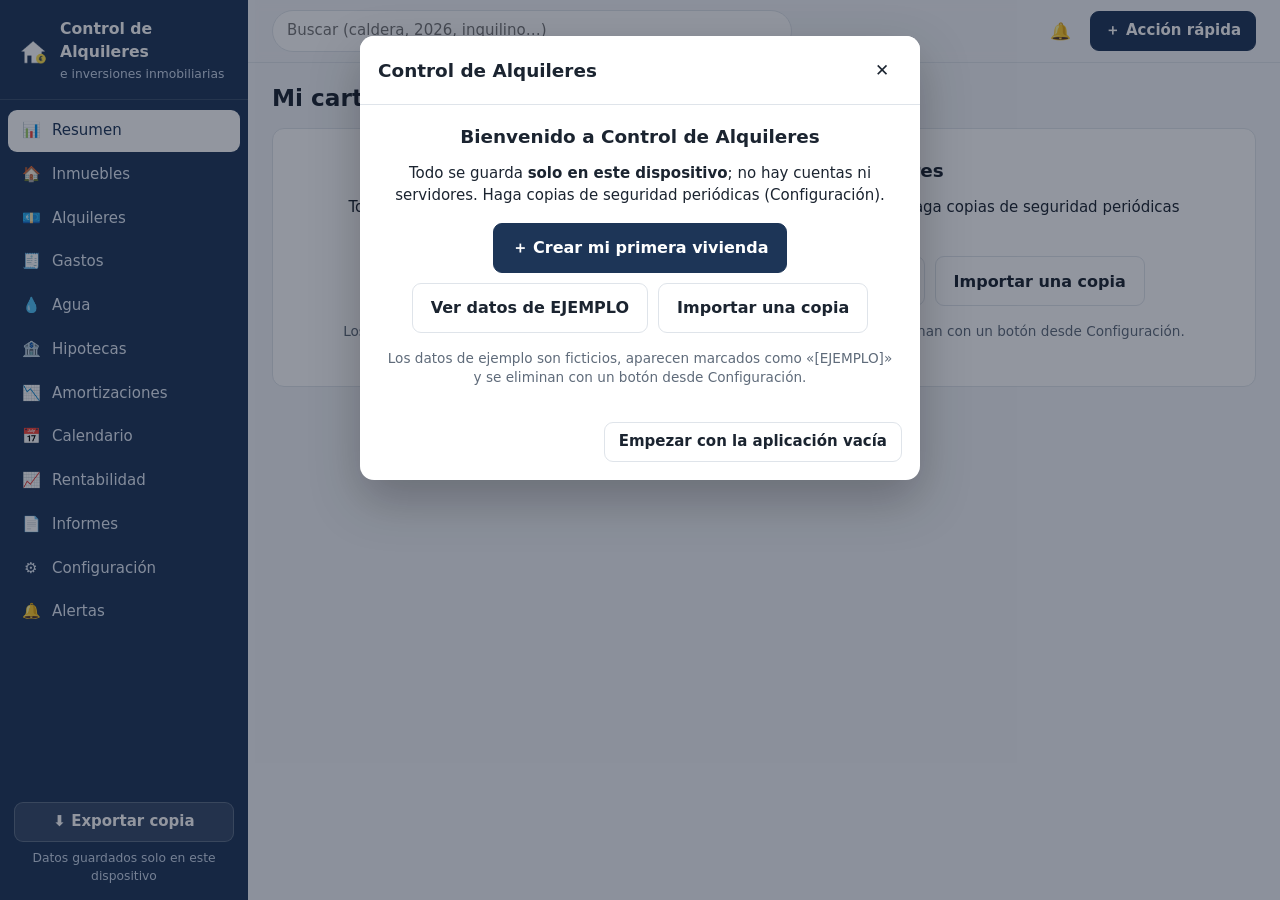
<file: control-alquileres/index.html>
<!doctype html>
<html lang="es">
<head>
  <meta charset="utf-8">
  <meta name="viewport" content="width=device-width, initial-scale=1, viewport-fit=cover">
  <title>Control de Alquileres</title>
  <meta name="description" content="Control de alquileres e inversiones inmobiliarias para pequeños propietarios. Datos guardados solo en el dispositivo.">
  <meta name="theme-color" content="#1d3557">
  <meta name="mobile-web-app-capable" content="yes">
  <meta name="apple-mobile-web-app-capable" content="yes">
  <meta name="apple-mobile-web-app-title" content="Alquileres">
  <link rel="manifest" href="manifest.json">
  <link rel="icon" type="image/png" sizes="192x192" href="icons/icon-192.png">
  <link rel="apple-touch-icon" href="icons/icon-192.png">
  <link rel="stylesheet" href="styles.css">
</head>
<body>
  <div id="app">
    <aside id="sidebar" aria-label="Menú principal">
      <div class="brand"><img src="icons/icon-192.png" alt="" width="34" height="34"><div><b>Control de Alquileres</b><small>e inversiones inmobiliarias</small></div></div>
      <nav id="side-nav"></nav>
      <div class="side-foot">
        <button type="button" class="btn btn-block" data-act="exportar">⬇ Exportar copia</button>
        <button type="button" class="btn btn-block btn-primary" id="btn-install" data-act="instalar" hidden>Instalar aplicación</button>
        <small>Datos guardados solo en este dispositivo</small>
      </div>
    </aside>
    <div class="side-backdrop" data-act="menu"></div>
    <div id="main-wrap">
      <header id="topbar">
        <button type="button" class="icon-btn only-m" data-act="menu" aria-label="Abrir menú">☰</button>
        <a href="#/resumen" class="top-title only-m">Control de Alquileres</a>
        <form class="top-search" data-search="1" role="search">
          <input type="search" name="q" placeholder="Buscar (caldera, 2026, inquilino…)" aria-label="Buscar">
        </form>
        <a href="#/buscar" class="icon-btn only-m" aria-label="Buscar">🔎</a>
        <a href="#/alertas" class="icon-btn bell" aria-label="Alertas">🔔<span class="badge badge-al" hidden></span></a>
        <button type="button" class="btn btn-primary btn-quick" data-act="quick" aria-label="Acción rápida">＋<span class="only-d"> Acción rápida</span></button>
      </header>
      <main id="view" tabindex="-1"><div class="loading">Cargando…</div></main>
    </div>
    <nav id="bottomnav" aria-label="Navegación"></nav>
  </div>
  <div id="modal-root"></div>
  <div id="toast" role="status" aria-live="polite"></div>
  <noscript>Esta aplicación necesita JavaScript activado.</noscript>

  <script src="js/util.js"></script>
  <script src="js/db.js"></script>
  <script src="js/calc.js"></script>
  <script src="js/ui.js"></script>
  <script src="js/forms.js"></script>
  <script src="js/views.js"></script>
  <script src="js/ficha.js"></script>
  <script src="js/demo.js"></script>
  <script src="js/app.js"></script>
</body>
</html>
</file>
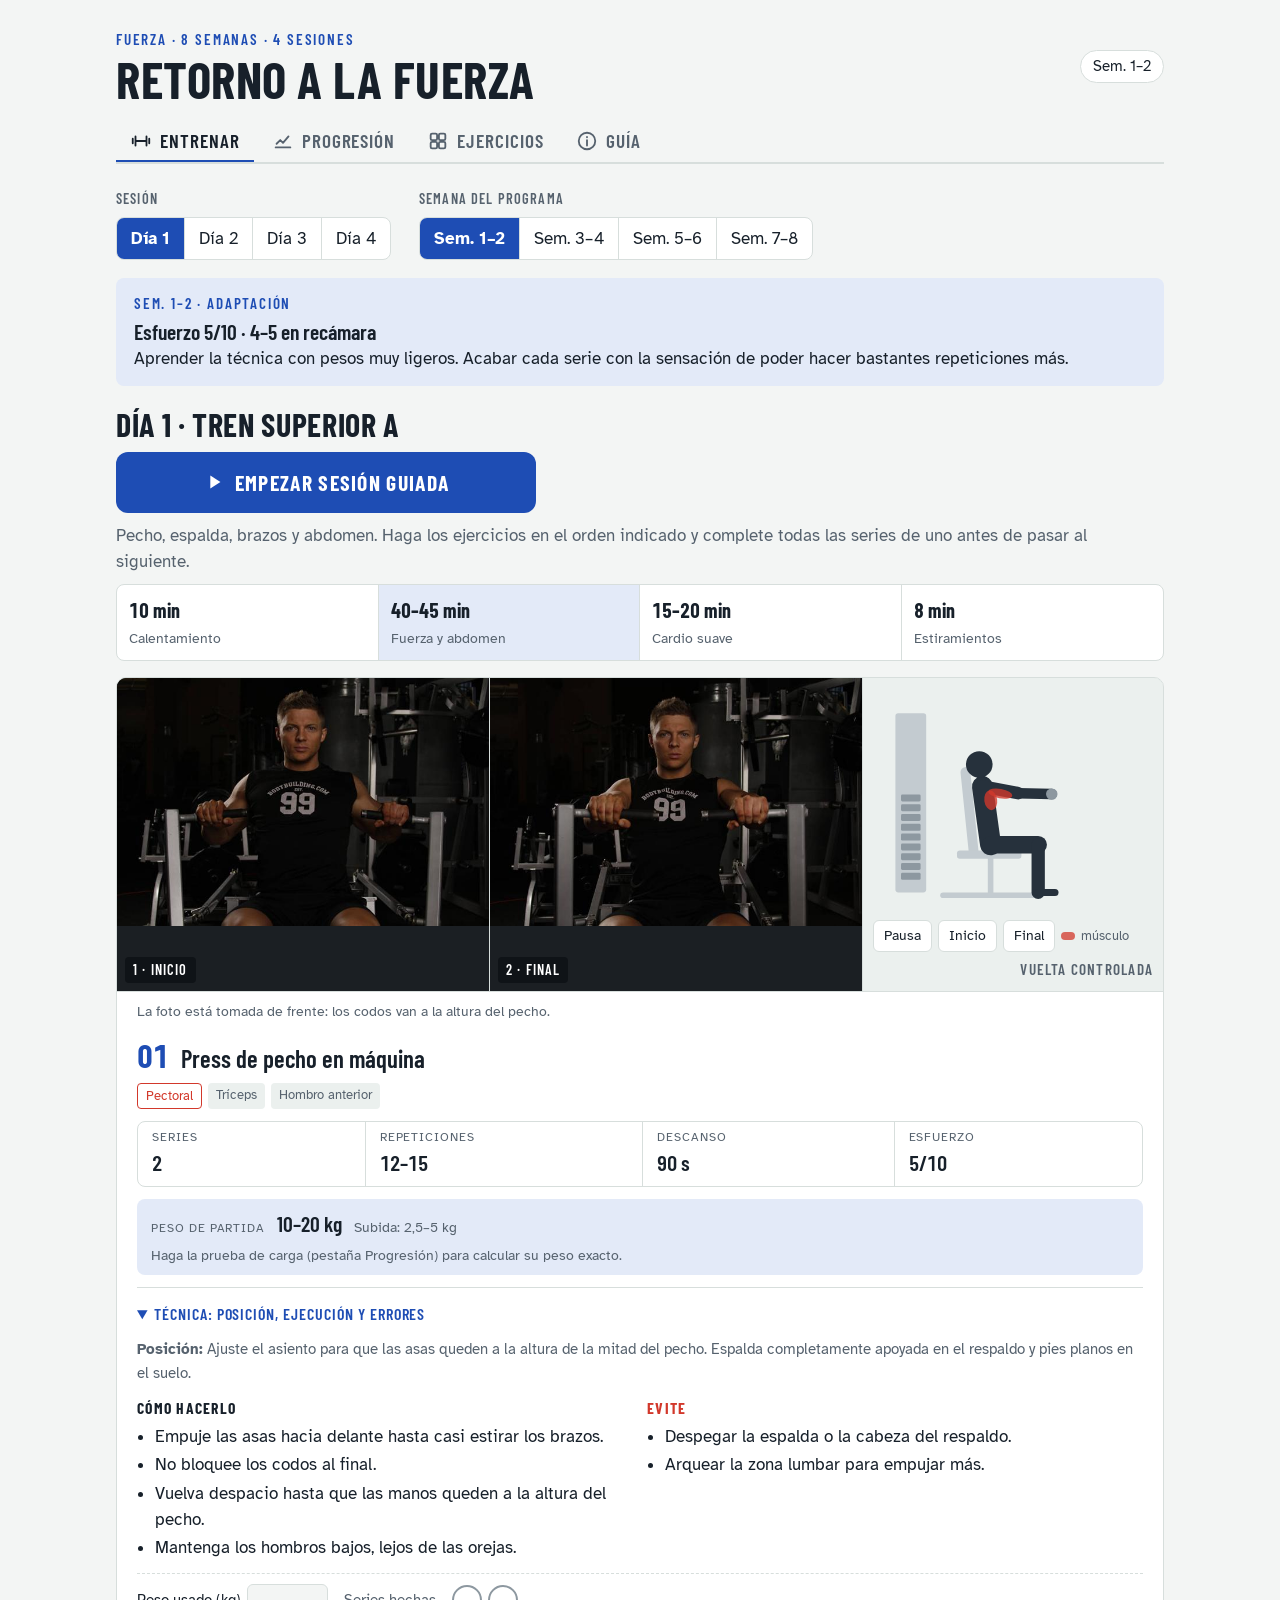
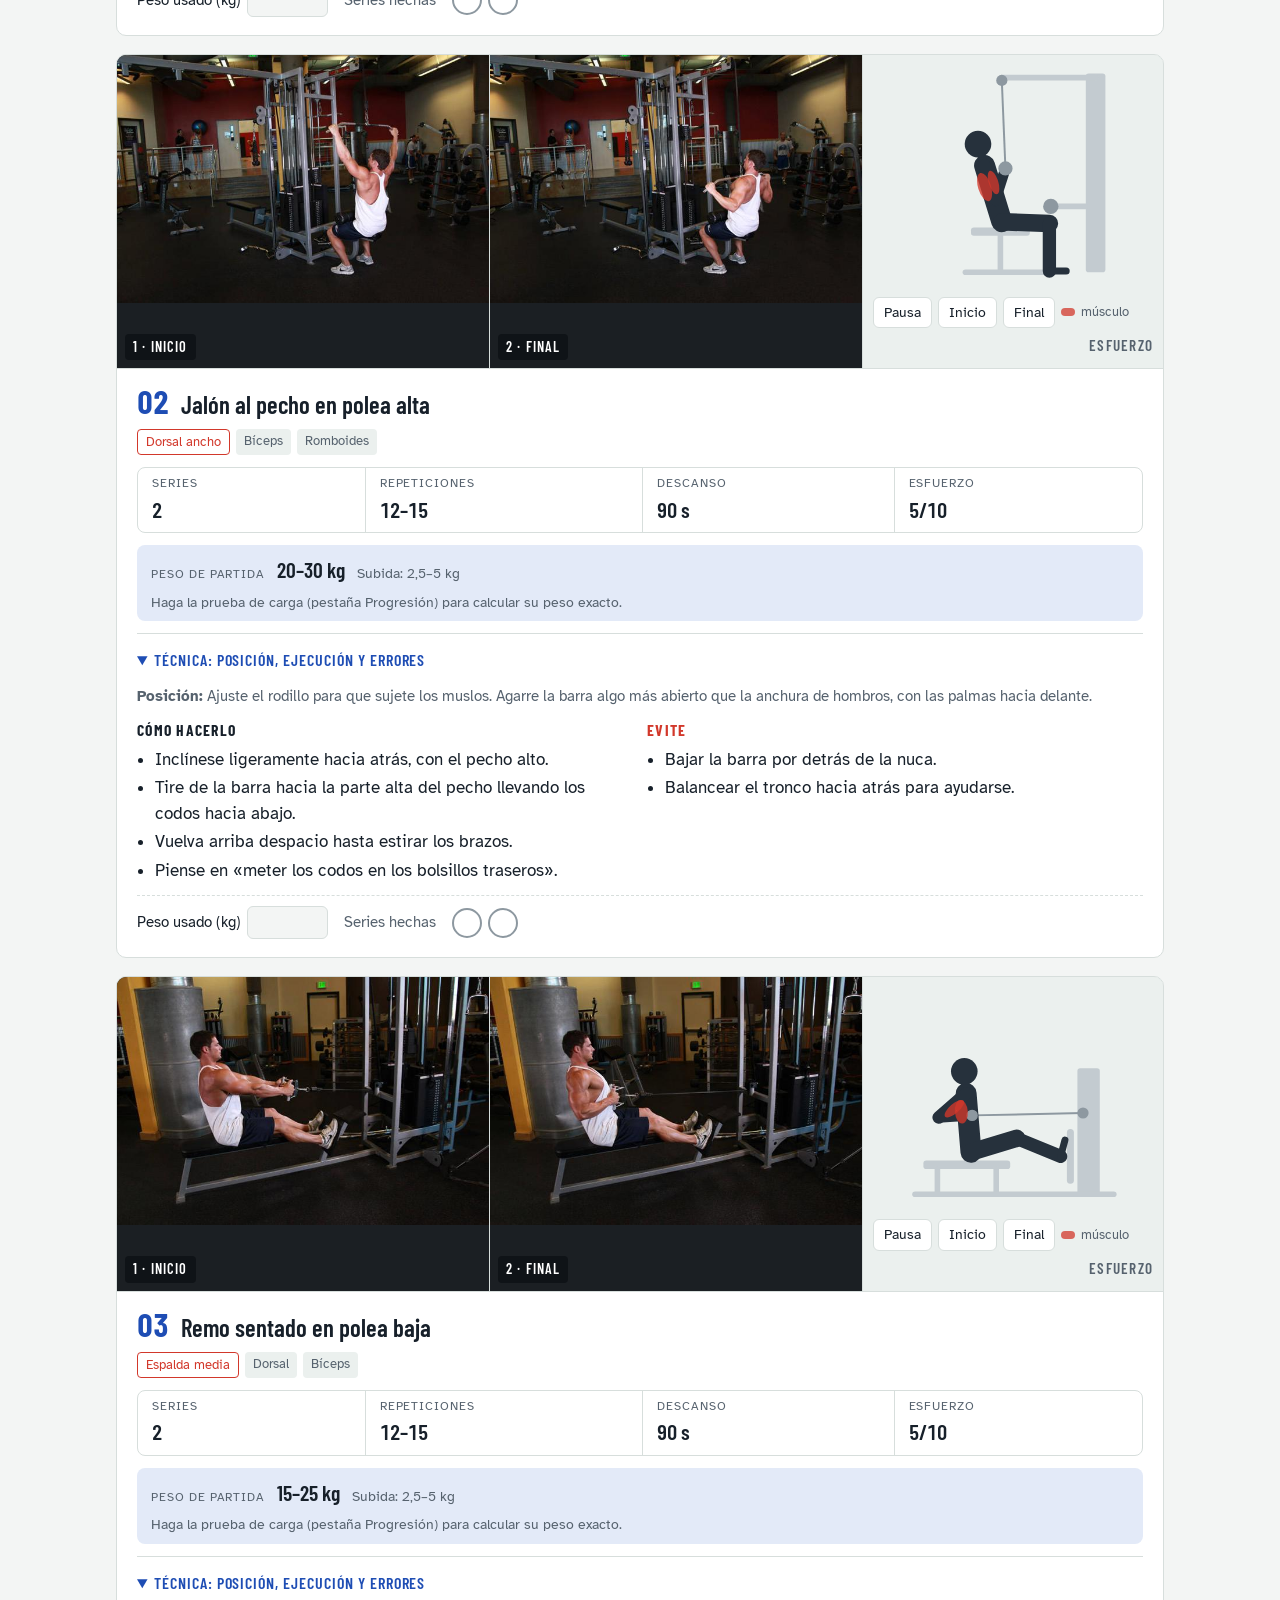
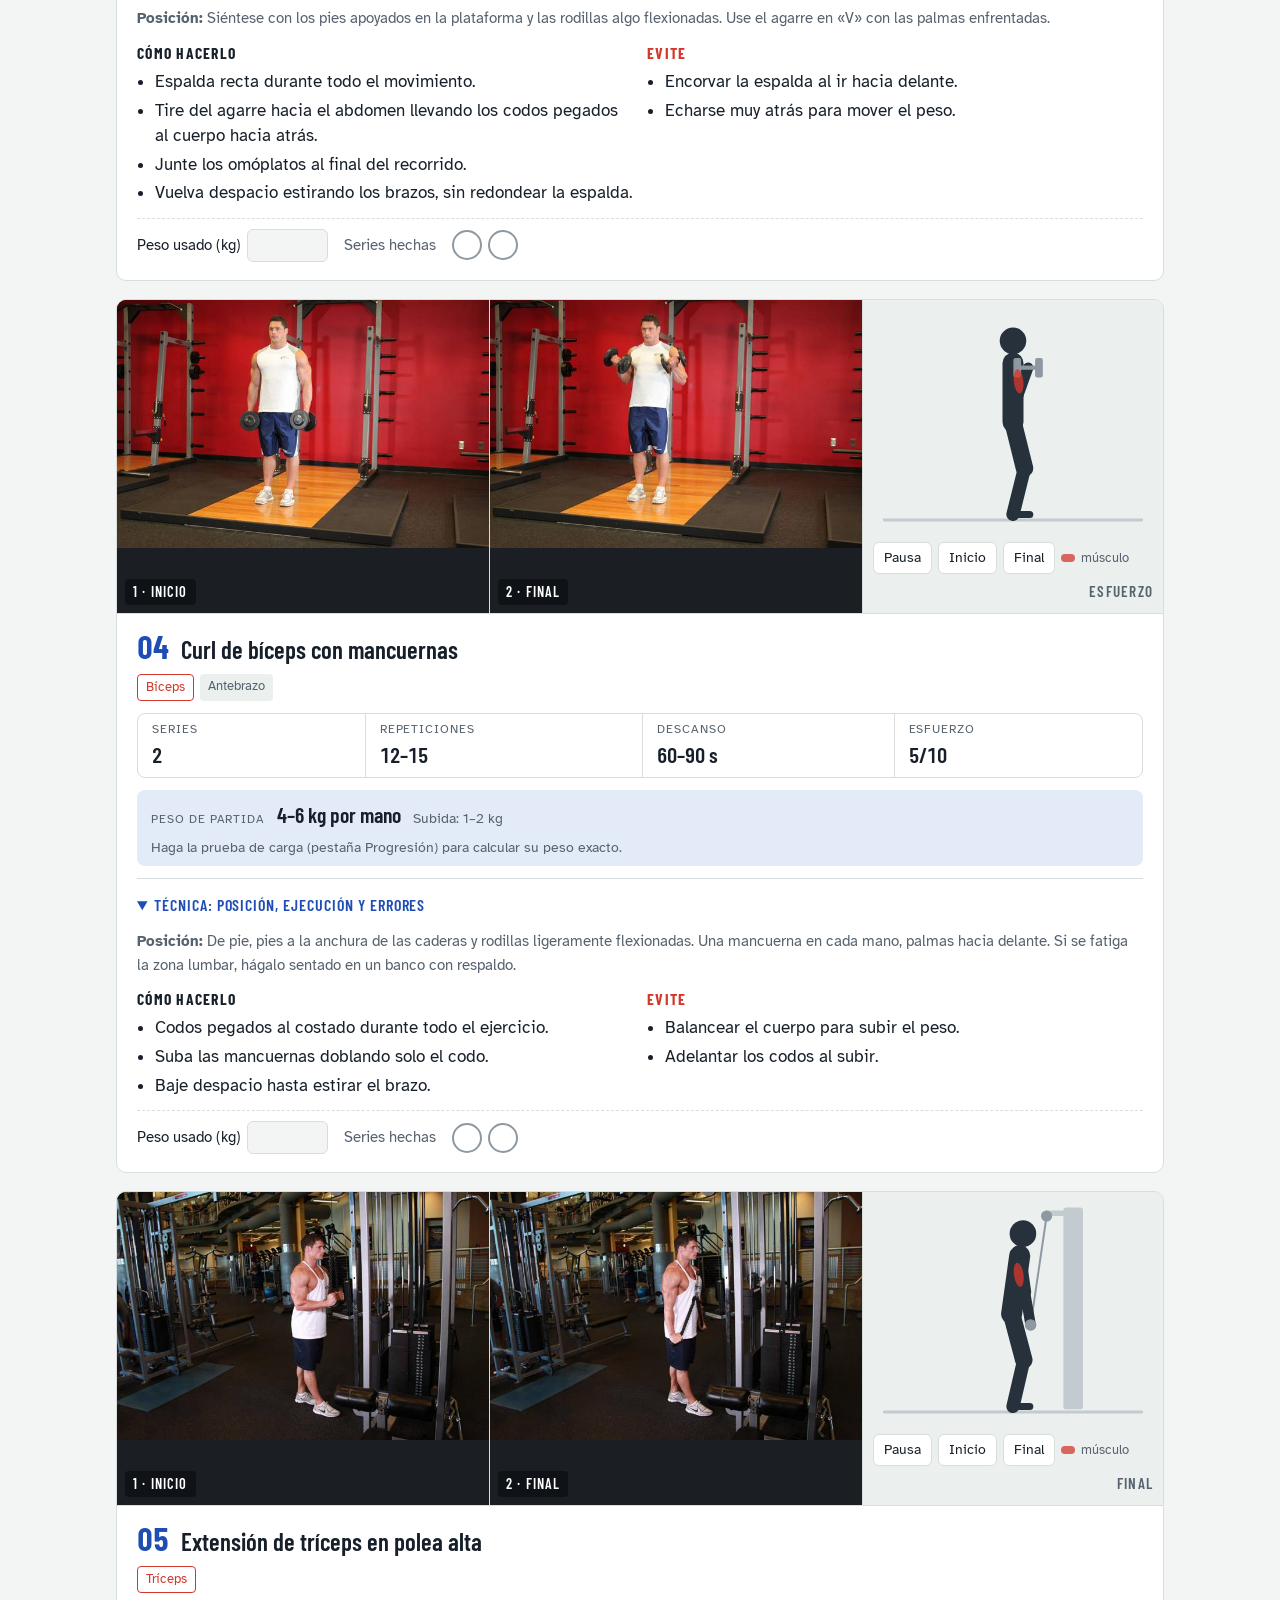
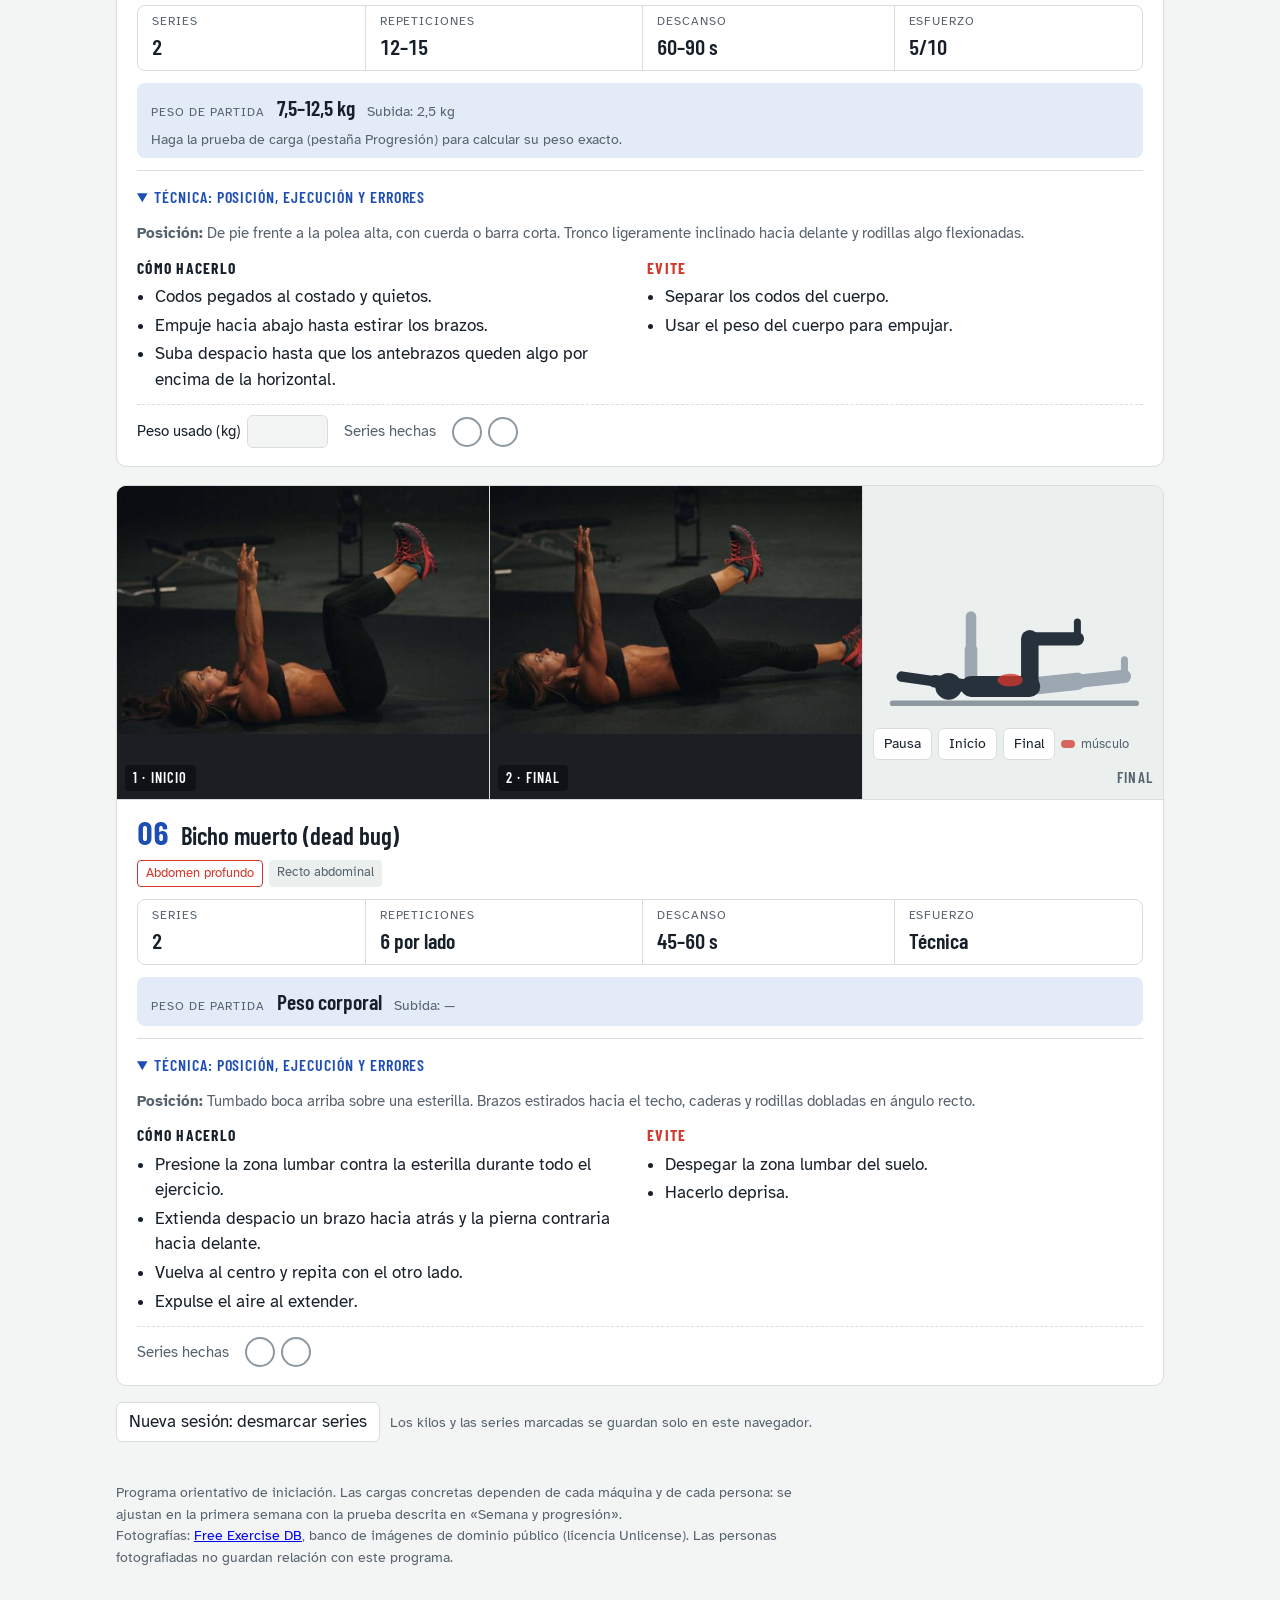
<file: entrenamiento-fuerza/index.html>
<!doctype html>
<html lang="es">
<head>
<meta charset="utf-8">
<meta name="viewport" content="width=device-width, initial-scale=1, viewport-fit=cover">
<meta name="theme-color" content="#1E4DB4">
<meta name="apple-mobile-web-app-capable" content="yes">
<meta name="mobile-web-app-capable" content="yes">
<meta name="apple-mobile-web-app-title" content="Fuerza">
<link rel="manifest" href="manifest.webmanifest">
<link rel="icon" href="icons/icon-192.png">
<link rel="apple-touch-icon" href="icons/icon-192.png">
<style>:root{padding-top:env(safe-area-inset-top,0px);padding-bottom:env(safe-area-inset-bottom,0px)}body{margin:0}img{max-width:100%}[hidden]{display:none!important}</style>
</head>
<body>
<title>Retorno a la Fuerza</title>
<link rel="preconnect" href="https://fonts.googleapis.com">
<link rel="preconnect" href="https://fonts.gstatic.com" crossorigin>
<link rel="stylesheet" href="https://fonts.googleapis.com/css2?family=Atkinson+Hyperlegible:wght@400;700&family=Barlow+Condensed:wght@500;600;700&display=swap">
<style>
/* Layout: hoja de gimnasio — cabecera con perfil, aviso, navegación por pestañas y tarjetas de ejercicio (ilustración | instrucciones) */
:root {
  --bg: #F3F5F4;
  --surface: #FFFFFF;
  --ink: #17202A;
  --muted: #56626E;
  --line: #D7DEDC;
  --accent: #1E4DB4;        /* azul disco 20 kg */
  --accent-soft: #E3EAF8;
  --accent-ink: #FFFFFF;
  --muscle: #D2382B;        /* rojo disco 25 kg */
  --warn-bg: #FFF5D6;
  --warn-line: #D9A91C;     /* amarillo disco 15 kg */
  --ok: #2C8549;            /* verde disco 10 kg */
  --fig: #26313C;
  --fig-far: #9CA7B1;
  --eq: #C3CBD0;
  --eq-strong: #8D98A0;
  --stage: #EBF0EE;
  --display: "Barlow Condensed", "Arial Narrow", "Roboto Condensed", sans-serif;
  --body: "Atkinson Hyperlegible", "Segoe UI", system-ui, sans-serif;
}
@media (prefers-color-scheme: dark) {
  :root:not([data-theme="light"]) {
    --bg: #10151A; --surface: #182027; --ink: #E7ECEF; --muted: #9AA6B0; --line: #2A343D;
    --accent: #79A0F2; --accent-soft: #1D2A45; --accent-ink: #0B1220; --muscle: #FF6B5D;
    --warn-bg: #2A2410; --warn-line: #C9A227; --ok: #5DC27D; --fig: #DCE3E8; --fig-far: #5D6974;
    --eq: #36424D; --eq-strong: #5A6874; --stage: #141B21; color-scheme: dark;
  }
}
:root[data-theme="dark"] {
  --bg: #10151A; --surface: #182027; --ink: #E7ECEF; --muted: #9AA6B0; --line: #2A343D;
  --accent: #79A0F2; --accent-soft: #1D2A45; --accent-ink: #0B1220; --muscle: #FF6B5D;
  --warn-bg: #2A2410; --warn-line: #C9A227; --ok: #5DC27D; --fig: #DCE3E8; --fig-far: #5D6974;
  --eq: #36424D; --eq-strong: #5A6874; --stage: #141B21; color-scheme: dark;
}
* { box-sizing: border-box; }
body { background: var(--bg); color: var(--ink); font-family: var(--body); font-size: 16.5px; line-height: 1.55; }
.wrap { max-width: 1080px; margin: 0 auto; padding-inline: 16px; padding-block: 28px 64px; }
h1, h2, h3 { font-family: var(--display); line-height: 1.05; text-wrap: balance; margin: 0; }
h1 { font-size: clamp(2.6rem, 7vw, 4.2rem); font-weight: 700; letter-spacing: .01em; text-transform: uppercase; }
h2 { font-size: 2rem; font-weight: 700; text-transform: uppercase; letter-spacing: .02em; }
h3 { font-size: 1.55rem; font-weight: 600; }
p { margin: 0; }
.eyebrow { font-family: var(--display); font-weight: 600; text-transform: uppercase; letter-spacing: .12em; color: var(--accent); font-size: .95rem; }
.muted { color: var(--muted); }

header.top { display: grid; gap: 14px; margin-bottom: 22px; }
.lead { max-width: 64ch; font-size: 1.08rem; }
.chips { display: flex; flex-wrap: wrap; gap: 8px; }
.chip { border: 1px solid var(--line); background: var(--surface); padding: 4px 12px; border-radius: 999px; font-size: .92rem; }
.chip b { font-family: var(--display); font-size: 1.05rem; font-weight: 600; }

.notice { background: var(--warn-bg); border: 1px solid var(--warn-line); border-left-width: 6px; border-radius: 6px; padding: 14px 18px; display: grid; gap: 6px; margin-bottom: 26px; }
.notice strong { font-family: var(--display); text-transform: uppercase; letter-spacing: .06em; font-size: 1.1rem; }
.notice p { max-width: 80ch; }

nav.tabs { position: sticky; top: env(safe-area-inset-top, 0px); z-index: 5; background: var(--bg); display: flex; gap: 4px; overflow-x: auto; border-bottom: 2px solid var(--line); margin-bottom: 24px; }
nav.tabs button { font-family: var(--display); font-size: 1.2rem; font-weight: 600; text-transform: uppercase; letter-spacing: .05em; background: none; border: 0; color: var(--muted); padding: 10px 14px 8px; border-bottom: 4px solid transparent; margin-bottom: -2px; cursor: pointer; white-space: nowrap; }
nav.tabs button[aria-selected="true"] { color: var(--ink); border-bottom-color: var(--accent); }
button:focus-visible, input:focus-visible { outline: 3px solid var(--accent); outline-offset: 2px; }

.controls { display: flex; flex-wrap: wrap; gap: 18px 28px; align-items: end; margin-bottom: 18px; }
.ctl { display: grid; gap: 6px; }
.ctl > span { font-family: var(--display); text-transform: uppercase; letter-spacing: .08em; font-size: .9rem; color: var(--muted); font-weight: 600; }
.seg { display: flex; flex-wrap: wrap; border: 1px solid var(--line); border-radius: 8px; overflow: hidden; background: var(--surface); }
.seg button { border: 0; background: none; color: var(--ink); font: inherit; padding: 8px 14px; cursor: pointer; border-right: 1px solid var(--line); }
.seg button:last-child { border-right: 0; }
.seg button[aria-pressed="true"] { background: var(--accent); color: var(--accent-ink); font-weight: 700; }

.phase-box { background: var(--accent-soft); border-radius: 8px; padding: 14px 18px; display: grid; gap: 4px; margin-bottom: 22px; }
.phase-box h3 { font-size: 1.35rem; }

.dayhead { display: grid; gap: 10px; margin-bottom: 16px; }
.timeline { display: flex; flex-wrap: wrap; gap: 0; border-radius: 8px; overflow: hidden; border: 1px solid var(--line); background: var(--surface); }
.timeline div { flex: 1 1 120px; padding: 10px 12px; border-right: 1px solid var(--line); display: grid; gap: 2px; min-width: 0; }
.timeline div:last-child { border-right: 0; }
.timeline b { font-family: var(--display); font-size: 1.25rem; font-variant-numeric: tabular-nums; }
.timeline span { font-size: .88rem; color: var(--muted); }
.timeline .is-strength { background: var(--accent-soft); }

.cards { display: grid; gap: 18px; }
.card { background: var(--surface); border: 1px solid var(--line); border-radius: 10px; display: grid; grid-template-columns: minmax(0, 1fr); overflow: hidden; }
.media { display: grid; grid-template-columns: minmax(0, 1fr) minmax(0, 1fr) minmax(0, 300px); gap: 1px; background: var(--line); border-bottom: 1px solid var(--line); }
.media.single .photo { grid-column: span 2; }
.media.nophoto { grid-template-columns: minmax(0, 1fr); }
.media.nophoto .stage { max-width: 460px; width: 100%; justify-self: center; }
@media (max-width: 760px) {
  .media { display: flex; overflow-x: auto; scroll-snap-type: x mandatory; overscroll-behavior-x: contain; scrollbar-width: none; }
  .media::-webkit-scrollbar { display: none; }
  .media > * { flex: 0 0 86%; scroll-snap-align: start; }
  .media.nophoto > * { flex-basis: 100%; }
  .media.single .photo { grid-column: auto; }
  .stage svg { max-width: 260px; }
}
.photo { margin: 0; position: relative; background: #1b1f23; min-width: 0; }
.photo img { display: block; width: 100%; height: auto; aspect-ratio: 3 / 2; object-fit: cover; max-width: 100%; }
.photo figcaption { position: absolute; left: 8px; bottom: 8px; background: rgba(12, 16, 20, .78); color: #fff; font-family: var(--display); font-weight: 600; text-transform: uppercase; letter-spacing: .08em; font-size: .9rem; padding: 2px 8px; border-radius: 4px; }
.photo-note { padding: 8px 20px 0; font-size: .9rem; color: var(--muted); }
.weight { display: flex; flex-wrap: wrap; align-items: baseline; gap: 4px 12px; padding: 8px 14px; border-radius: 8px; background: var(--accent-soft); }
.weight .wlabel { font-size: .74rem; text-transform: uppercase; letter-spacing: .08em; color: var(--muted); }
.weight b { font-family: var(--display); font-size: 1.35rem; font-weight: 600; }
.weight .muted { font-size: .9rem; }
#goalTable td:not(:first-child):not(:last-child), #goalTable th { white-space: nowrap; }
.refs { display: grid; grid-template-columns: repeat(auto-fill, minmax(min(100%, 240px), 1fr)); gap: 12px; }
.refs a { display: block; border: 1px solid var(--line); border-radius: 8px; overflow: hidden; background: var(--surface); }
.refs img { display: block; width: 100%; height: auto; }
.sources { gap: 10px !important; }
.tests input { width: 4.6em; font: inherit; padding: 6px 8px; border: 1px solid var(--line); border-radius: 6px; background: var(--bg); color: var(--ink); }
.tests td { vertical-align: middle; }
.tests .calc { font-family: var(--display); font-size: 1.15rem; font-weight: 600; white-space: nowrap; font-variant-numeric: tabular-nums; }
.tests .now { color: var(--accent); }
.tests .pair { display: flex; align-items: center; gap: 6px; white-space: nowrap; }
@media (max-width: 760px) {
  .scroll:has(.tests) { overflow: visible; }
  table.tests { min-width: 0; display: block; }
  .tests thead { display: none; }
  .tests tbody { display: block; }
  .tests tr { display: grid; grid-template-columns: repeat(4, minmax(0, 1fr)); gap: 8px; padding: 14px; border-bottom: 1px solid var(--line); }
  .tests tr:last-child { border-bottom: 0; }
  table.tests td { display: block; border: 0; padding: 0; min-width: 0; }
  .tests td:nth-child(-n+3) { grid-column: 1 / -1; }
  .tests td[data-l]::before { content: attr(data-l); display: block; font-family: var(--body); font-size: .72rem; font-weight: 400; text-transform: uppercase; letter-spacing: .06em; color: var(--muted); }
  .tests td[data-k="m"] { display: flex; align-items: baseline; gap: 8px; }
  .tests td[data-k="m"]::before { display: inline; }
  .tests input { width: 6em; font-size: 1.05rem; }
}
.weight.mine { background: var(--accent); color: var(--accent-ink); }
.weight.mine .wlabel, .weight.mine .muted, .weight.mine .goal, .weight.mine .goal b { color: var(--accent-ink); opacity: .92; }
.bodykg { display: flex; align-items: center; gap: 8px; flex-wrap: wrap; font-weight: 700; }
.bodykg input { width: 6em; font: inherit; font-weight: 400; padding: 6px 8px; border: 1px solid var(--line); border-radius: 6px; background: var(--bg); color: var(--ink); }
.weight .goal { flex-basis: 100%; font-size: .9rem; color: var(--muted); }
.weight .goal b { font-size: 1.05rem; color: var(--ink); }
.stage { background: var(--stage); display: grid; grid-template-rows: auto auto; padding: 10px; gap: 8px; align-content: center; min-width: 0; }
.stage svg { width: 100%; height: auto; display: block; max-width: 340px; justify-self: center; }
.stage-bar { display: flex; align-items: center; gap: 6px; flex-wrap: wrap; }
.stage-bar button { font: inherit; font-size: .88rem; border: 1px solid var(--line); background: var(--surface); color: var(--ink); border-radius: 6px; padding: 4px 10px; cursor: pointer; }
.stage-bar button[aria-pressed="true"] { border-color: var(--accent); color: var(--accent); font-weight: 700; }
.stage-bar .ph { margin-left: auto; font-family: var(--display); text-transform: uppercase; letter-spacing: .08em; font-size: .95rem; color: var(--muted); font-weight: 600; }
.legend { display: flex; align-items: center; gap: 6px; font-size: .82rem; color: var(--muted); }
.legend i { width: 14px; height: 8px; border-radius: 4px; background: var(--muscle); opacity: .75; display: inline-block; }

.info { padding: 16px 20px 18px; display: grid; gap: 12px; min-width: 0; align-content: start; }
.info-head { display: flex; gap: 12px; align-items: baseline; }
.num { font-family: var(--display); font-weight: 700; font-size: 2rem; color: var(--accent); font-variant-numeric: tabular-nums; line-height: 1; }
.tags { display: flex; flex-wrap: wrap; gap: 6px; }
.tag { font-size: .82rem; border-radius: 4px; padding: 2px 8px; background: var(--stage); color: var(--muted); }
.tag.m { color: var(--muscle); background: transparent; border: 1px solid var(--muscle); }
.rx { display: flex; flex-wrap: wrap; gap: 0; border: 1px solid var(--line); border-radius: 8px; overflow: hidden; }
.rx div { padding: 6px 14px; border-right: 1px solid var(--line); display: grid; flex: 1 1 auto; }
.rx div:last-child { border-right: 0; }
.rx small { font-size: .74rem; text-transform: uppercase; letter-spacing: .08em; color: var(--muted); }
.rx b { font-family: var(--display); font-size: 1.35rem; font-weight: 600; font-variant-numeric: tabular-nums; }
.cols { display: grid; grid-template-columns: repeat(auto-fit, minmax(230px, 1fr)); gap: 14px; }
.cols h4 { margin: 0 0 4px; font-family: var(--display); text-transform: uppercase; letter-spacing: .08em; font-size: .98rem; }
.cols ul { margin: 0; padding-left: 1.1em; display: grid; gap: 3px; }
.cols .avoid h4 { color: var(--muscle); }
.setup { font-size: .95rem; color: var(--muted); }

.log { display: flex; flex-wrap: wrap; align-items: center; gap: 10px 16px; padding-top: 10px; border-top: 1px dashed var(--line); }
.log label { display: flex; align-items: center; gap: 6px; font-size: .92rem; }
.log input[type="number"] { width: 5.5em; font: inherit; padding: 4px 8px; border: 1px solid var(--line); border-radius: 6px; background: var(--bg); color: var(--ink); }
.sets { display: flex; gap: 6px; }
.sets input { appearance: none; -webkit-appearance: none; width: 30px; height: 30px; border: 2px solid var(--eq-strong); border-radius: 50%; cursor: pointer; display: grid; place-items: center; margin: 0; background: var(--surface); }
.sets input:checked { background: var(--ok); border-color: var(--ok); }
.sets input:checked::after { content: ""; width: 9px; height: 5px; border-left: 3px solid #fff; border-bottom: 3px solid #fff; transform: rotate(-45deg) translate(1px, -1px); }

.week { width: 100%; border-collapse: collapse; font-size: .95rem; min-width: 640px; }
.scroll { overflow-x: auto; border: 1px solid var(--line); border-radius: 8px; background: var(--surface); }
.week th, .week td { padding: 10px 12px; border-bottom: 1px solid var(--line); text-align: left; vertical-align: top; }
.week th { font-family: var(--display); text-transform: uppercase; letter-spacing: .06em; font-size: 1rem; color: var(--muted); }
.week tr:last-child td { border-bottom: 0; }
.dot { display: inline-block; width: 10px; height: 10px; border-radius: 50%; margin-right: 6px; vertical-align: 1px; }

.section { display: grid; gap: 14px; margin-bottom: 34px; }
.grid2 { display: grid; grid-template-columns: repeat(auto-fit, minmax(280px, 1fr)); gap: 16px; }
.panel { background: var(--surface); border: 1px solid var(--line); border-radius: 10px; padding: 16px 20px; display: grid; gap: 8px; align-content: start; min-width: 0; }
.panel ul { margin: 0; padding-left: 1.1em; display: grid; gap: 4px; }
.panel.alarm { border-color: var(--muscle); }
.panel.alarm h3 { color: var(--muscle); }
.phases { display: grid; grid-template-columns: repeat(auto-fit, minmax(220px, 1fr)); gap: 12px; }
.phase { background: var(--surface); border: 1px solid var(--line); border-top: 5px solid var(--accent); border-radius: 8px; padding: 14px 16px; display: grid; gap: 6px; align-content: start; }
.phase .w { font-family: var(--display); font-weight: 700; font-size: 1.4rem; }
.group-title { display: flex; align-items: baseline; gap: 12px; margin: 26px 0 12px; }
.group-title span { color: var(--muted); }
.btn { font: inherit; border: 1px solid var(--line); background: var(--surface); color: var(--ink); border-radius: 6px; padding: 6px 12px; cursor: pointer; }
footer { margin-top: 40px; font-size: .88rem; color: var(--muted); max-width: 80ch; }

/* ---------- App ---------- */
.appbar { display: flex; align-items: center; justify-content: space-between; gap: 12px; margin-bottom: 14px; }
.appbar h1 { font-size: clamp(1.9rem, 6vw, 3.2rem); }
.appbar-t { min-width: 0; }
.phase-chip { white-space: nowrap; }
nav.tabs button { display: inline-flex; align-items: center; gap: 8px; }
nav.tabs svg { width: 22px; height: 22px; fill: none; stroke: currentColor; stroke-width: 2; stroke-linecap: round; stroke-linejoin: round; flex: none; }
.swipe-hint { display: none; }
@media (max-width: 760px) {
  body { font-size: 16px; }
  .wrap { padding-block: 14px calc(92px + env(safe-area-inset-bottom, 0px)); }
  nav.tabs { position: fixed; left: 0; right: 0; bottom: 0; top: auto; margin: 0; z-index: 15; display: grid; grid-template-columns: repeat(4, minmax(0, 1fr)); gap: 0; overflow: visible; background: var(--surface); border-bottom: 0; border-top: 1px solid var(--line); padding-bottom: env(safe-area-inset-bottom, 0px); box-shadow: 0 -4px 16px rgba(0, 0, 0, .06); }
  nav.tabs button { flex-direction: column; gap: 2px; font-size: .8rem; letter-spacing: .04em; padding: 8px 2px 7px; border-bottom: 0; border-top: 3px solid transparent; margin: 0; min-height: 58px; justify-content: center; }
  nav.tabs button[aria-selected="true"] { border-top-color: var(--accent); color: var(--accent); }
  .controls { gap: 12px; }
  .ctl, .seg { width: 100%; }
  .seg button { flex: 1 1 0; padding: 10px 6px; }
  .phase-box { padding: 12px 14px; }
  .timeline div { flex: 1 1 45%; }
  .info { padding: 14px 16px 16px; }
  .photo-note { padding: 8px 16px 0; }
  .swipe-hint { display: block; padding: 6px 16px 0; font-size: .82rem; color: var(--muted); }
  .rx div { padding: 6px 10px; }
  .group-title { margin-top: 18px; }
}
.start { font: inherit; font-family: var(--display); font-size: 1.35rem; font-weight: 700; text-transform: uppercase; letter-spacing: .06em; background: var(--accent); color: var(--accent-ink); border: 0; border-radius: 12px; padding: 14px 18px; cursor: pointer; display: flex; align-items: center; justify-content: center; gap: 10px; width: 100%; max-width: 420px; }
.start svg { width: 22px; height: 22px; fill: currentColor; }
details.tech { border-top: 1px solid var(--line); padding-top: 10px; }
details.tech summary { cursor: pointer; font-family: var(--display); font-weight: 600; text-transform: uppercase; letter-spacing: .06em; font-size: 1rem; color: var(--accent); padding: 4px 0; list-style-position: inside; }
details.tech[open] summary { margin-bottom: 8px; }
details.tech .setup { margin-bottom: 10px; }

/* Modo entrenamiento */
.session { position: fixed; inset: 0; z-index: 40; background: var(--bg); display: grid; grid-template-rows: auto minmax(0, 1fr) auto auto; padding-top: env(safe-area-inset-top, 0px); }
.s-top { display: flex; align-items: center; gap: 12px; padding: 10px 16px; border-bottom: 1px solid var(--line); background: var(--surface); }
.s-close { font: inherit; font-weight: 700; border: 1px solid var(--line); background: var(--bg); color: var(--ink); border-radius: 8px; padding: 6px 12px; cursor: pointer; }
.s-meta { flex: 1; min-width: 0; display: grid; gap: 4px; }
.s-meta .eyebrow { font-size: .85rem; white-space: nowrap; overflow: hidden; text-overflow: ellipsis; }
.s-prog { height: 6px; border-radius: 3px; background: var(--line); overflow: hidden; }
.s-prog i { display: block; height: 100%; width: 0; background: var(--accent); transition: width .3s; }
.s-count { font-family: var(--display); font-weight: 700; font-size: 1.2rem; font-variant-numeric: tabular-nums; }
.s-body { overflow-y: auto; -webkit-overflow-scrolling: touch; }
.s-inner { max-width: 760px; margin: 0 auto; padding-block: 0 20px; display: grid; gap: 14px; }
.s-inner > .pad { padding-inline: 16px; display: grid; gap: 12px; }
.s-inner .media { border-bottom: 1px solid var(--line); }
.s-name { font-family: var(--display); font-size: 2rem; font-weight: 700; line-height: 1.05; }
.s-rx { font-family: var(--display); font-size: 1.5rem; font-weight: 600; font-variant-numeric: tabular-nums; }
.s-rx span { color: var(--muted); font-size: 1.1rem; font-weight: 500; }
.kg { display: flex; align-items: center; gap: 10px; flex-wrap: wrap; }
.kg-box { display: flex; align-items: stretch; border: 2px solid var(--line); border-radius: 12px; overflow: hidden; background: var(--surface); }
.kg-box button { font: inherit; font-size: 1.6rem; font-weight: 700; width: 56px; border: 0; background: var(--stage); color: var(--ink); cursor: pointer; }
.kg-box input { width: 5.2em; text-align: center; font-family: var(--display); font-size: 1.8rem; font-weight: 700; border: 0; background: transparent; color: var(--ink); padding: 6px 0; }
.kg-l { font-size: .9rem; color: var(--muted); }
.s-sets { display: grid; grid-template-columns: repeat(auto-fit, minmax(96px, 1fr)); gap: 10px; }
.s-set { font: inherit; font-family: var(--display); font-size: 1.3rem; font-weight: 700; text-transform: uppercase; letter-spacing: .04em; min-height: 64px; border-radius: 12px; border: 2px solid var(--eq-strong); background: var(--surface); color: var(--ink); cursor: pointer; }
.s-set[aria-pressed="true"] { background: var(--ok); border-color: var(--ok); color: #fff; }
.s-set small { display: block; font-family: var(--body); font-size: .75rem; font-weight: 400; text-transform: none; letter-spacing: 0; }
.s-list { margin: 0; padding-left: 1.2em; display: grid; gap: 6px; font-size: 1.05rem; }
.s-done { font-family: var(--display); font-size: 1.1rem; color: var(--ok); font-weight: 700; text-transform: uppercase; letter-spacing: .06em; }
.s-rest { display: flex; align-items: center; gap: 10px; padding: 10px 16px; background: var(--accent); color: var(--accent-ink); }
.s-rest-l { font-family: var(--display); text-transform: uppercase; letter-spacing: .08em; font-weight: 600; }
.s-rest b { font-family: var(--display); font-size: 2.2rem; font-variant-numeric: tabular-nums; margin-right: auto; line-height: 1; }
.s-rest button { font: inherit; font-weight: 700; border: 2px solid currentColor; background: transparent; color: inherit; border-radius: 8px; padding: 6px 12px; cursor: pointer; }
.s-rest.over { background: var(--ok); }
.s-bottom { display: grid; grid-template-columns: 1fr 2fr; gap: 10px; padding: 10px 16px calc(10px + env(safe-area-inset-bottom, 0px)); border-top: 1px solid var(--line); background: var(--surface); }
.s-bottom button { font: inherit; font-family: var(--display); font-size: 1.25rem; font-weight: 700; text-transform: uppercase; letter-spacing: .05em; min-height: 54px; border-radius: 12px; border: 2px solid var(--line); background: var(--bg); color: var(--ink); cursor: pointer; }
.s-bottom button.primary { background: var(--accent); border-color: var(--accent); color: var(--accent-ink); }
.s-bottom button:disabled { opacity: .4; cursor: default; }

/* SVG */
.g-ground { stroke: var(--eq); }
.eq { stroke: var(--eq); fill: none; stroke-linecap: round; }
.eqf { fill: var(--eq); }
.eqs { fill: var(--eq-strong); stroke: none; }
.eqline { stroke: var(--eq-strong); }
.fig { stroke: var(--fig); stroke-linecap: round; fill: none; }
.figf { fill: var(--fig); }
.far { stroke: var(--fig-far); stroke-linecap: round; fill: none; }
.cable { stroke: var(--eq-strong); stroke-width: 1.4; }
.hl { fill: var(--muscle); opacity: .78; }
.hold { fill: var(--eq-strong); stroke: var(--eq-strong); }
.pad { fill: var(--eq-strong); }
@media (prefers-reduced-motion: reduce) { * { scroll-behavior: auto !important; } }
</style>

<div class="wrap">
  <header class="appbar">
    <div class="appbar-t">
      <div class="eyebrow">Fuerza · 8 semanas · 4 sesiones</div>
      <h1>Retorno a la Fuerza</h1>
    </div>
    <span class="chip phase-chip" id="phaseChip"></span>
  </header>

  <nav class="tabs" role="tablist" aria-label="Secciones">
    <button role="tab" id="tab-rutinas" aria-selected="true" data-tab="rutinas"><svg viewBox="0 0 24 24" aria-hidden="true"><path d="M6 7v10M18 7v10M3 9.5v5M21 9.5v5M6 12h12"/></svg><span>Entrenar</span></button>
    <button role="tab" id="tab-semana" aria-selected="false" data-tab="semana"><svg viewBox="0 0 24 24" aria-hidden="true"><path d="M4 19h16M5 15l4-4 3 3 6-7"/></svg><span>Progresión</span></button>
    <button role="tab" id="tab-catalogo" aria-selected="false" data-tab="catalogo"><svg viewBox="0 0 24 24" aria-hidden="true"><rect x="4" y="4" width="7" height="7" rx="1.5"/><rect x="13" y="4" width="7" height="7" rx="1.5"/><rect x="4" y="13" width="7" height="7" rx="1.5"/><rect x="13" y="13" width="7" height="7" rx="1.5"/></svg><span>Ejercicios</span></button>
    <button role="tab" id="tab-pautas" aria-selected="false" data-tab="pautas"><svg viewBox="0 0 24 24" aria-hidden="true"><circle cx="12" cy="12" r="9"/><path d="M12 11v6M12 7.6v.4"/></svg><span>Guía</span></button>
  </nav>

  <!-- RUTINAS -->
  <section id="p-rutinas" role="tabpanel" aria-labelledby="tab-rutinas">
    <div class="controls">
      <div class="ctl"><span>Sesión</span><div class="seg" id="daySel"></div></div>
      <div class="ctl"><span>Semana del programa</span><div class="seg" id="phaseSel"></div></div>
    </div>
    <div class="phase-box" id="phaseBox"></div>
    <div class="dayhead" id="dayHead"></div>
    <div class="cards" id="dayCards"></div>
    <div style="margin-top:16px; display:flex; gap:10px; flex-wrap:wrap; align-items:center">
      <button class="btn" id="resetSets" type="button">Nueva sesión: desmarcar series</button>
      <span class="muted" style="font-size:.9rem">Los kilos y las series marcadas se guardan solo en este navegador.</span>
    </div>
  </section>

  <!-- SEMANA -->
  <section id="p-semana" role="tabpanel" aria-labelledby="tab-semana" hidden>
    <div class="section" id="calc">
      <h2>Calcule sus pesos</h2>
      <p class="muted" style="max-width:70ch">En lugar de una tabla genérica, el peso de cada ejercicio se calcula a partir de una prueba suya. Así se tienen en cuenta su fuerza real y la máquina concreta de su gimnasio.</p>
      <div class="grid2">
        <div class="panel">
          <h3>1 · Prueba de carga</h3>
          <ul>
            <li>Hágala en la <b>segunda sesión</b> de cada ejercicio, cuando ya conozca el movimiento.</li>
            <li>Tras calentar, elija un peso que le parezca moderado y haga repeticiones con buena técnica.</li>
            <li>Pare cuando sienta que <b>le quedan unas 2 repeticiones</b>. No llegue nunca al fallo.</li>
            <li>Anote el peso y las repeticiones hechas. Si supera 10, el peso es ligero: súbalo y repita la prueba otro día. Las estimaciones son más fiables con 10 repeticiones o menos.</li>
          </ul>
        </div>
        <div class="panel">
          <h3>2 · Cálculo</h3>
          <ul>
            <li>Con la fórmula de Brzycki se estima su <b>máximo</b> (el peso que podría mover una sola vez): peso × 36 ÷ (37 − repeticiones).</li>
            <li>Su peso de cada fase es un porcentaje de ese máximo: <b>50 %</b> en las semanas 1–2, <b>60 %</b> en las 3–4, <b>65 %</b> en las 5–6 y <b>70 %</b> en las 7–8.</li>
            <li>Se redondea al escalón real: 1 kg en mancuernas, 2,5 kg en poleas y máquinas, 5 kg en la prensa.</li>
            <li>No usa las repeticiones «en recámara» para el cálculo. Por eso el máximo sale algo por debajo del real, lo que da un margen de seguridad.</li>
          </ul>
        </div>
      </div>
      <div class="scroll"><table class="week tests" id="testTable"></table></div>
      <p class="muted" style="font-size:.9rem">Los datos se guardan en este navegador. Los pesos calculados aparecen automáticamente en cada ejercicio y en el modo entrenamiento.</p>
    </div>
    <div class="section">
      <h2>Semana tipo</h2>
      <p class="muted" style="max-width:70ch">Los días son orientativos. Conviene no encadenar más de dos sesiones seguidas y dejar al menos un día de descanso entre los dos bloques de sesiones.</p>
      <div class="scroll"><table class="week" id="weekTable"></table></div>
    </div>
    <div class="section">
      <h2>Progresión en 8 semanas</h2>
      <p class="muted" style="max-width:70ch">El esfuerzo se mide de 1 a 10 y por las repeticiones que quedan «en recámara» al terminar la serie, es decir, las que aún podría hacer con buena técnica. Al principio deben quedar muchas.</p>
      <div class="phases" id="phaseCards"></div>
      <div class="panel">
        <h3>Cuándo subir el peso</h3>
        <ul>
          <li>Cuando, en todas las series y con técnica correcta, pueda hacer <b>1 o 2 repeticiones más</b> del máximo indicado, suba la carga entre un <b>2 % y un 10 %</b> (criterio del American College of Sports Medicine).</li>
          <li>En la práctica: el escalón inmediatamente superior (2,5 kg en máquinas y poleas, 1–2 kg en mancuernas, 5 kg en la prensa). Después vuelva al número mínimo de repeticiones.</li>
          <li>Al cambiar de fase, la aplicación recalcula su peso con el nuevo porcentaje. Si el peso que propone le resulta claramente fácil o difícil, repita la prueba de carga.</li>
          <li>En las semanas 1 y 2 no se sube peso: el objetivo es aprender la técnica y que las articulaciones se adapten.</li>
          <li>Si una sesión le cuesta más de lo habitual o ha dormido mal, mantenga el peso anterior.</li>
        </ul>
      </div>
    </div>
    <div class="section">
      <h2>Pesos de partida</h2>
      <div class="panel">
        <h3>Cómo usar esta tabla</h3>
        <ul>
          <li>Son <b>valores orientativos</b> para una persona que retoma el ejercicio. No son un dato exacto: la resistencia real varía según la marca de la máquina, por las poleas y palancas.</li>
          <li>En la primera sesión empiece por el <b>valor más bajo</b> del rango.</li>
          <li>Prueba de ajuste: si no puede completar 15 repeticiones con buena técnica, baje un escalón. Si al terminar 15 repeticiones cree que podría hacer más de 6 adicionales con facilidad, suba un escalón.</li>
          <li>En la prensa, el peso indicado es el de los discos añadidos. No incluye el carro de la máquina, cuyo peso varía.</li>
          <li>Anote en cada ejercicio el peso que use: la aplicación lo recuerda en este navegador.</li>
        </ul>
      </div>
      <div class="scroll"><table class="week" id="weightTable"></table></div>
    </div>
    <div class="section">
      <h2>Metas a medio plazo</h2>
      <div class="panel">
        <h3>Qué son estas cifras</h3>
        <ul>
          <li>Son <b>objetivos para los próximos meses</b>, no pesos de arranque. Durante las 8 semanas del programa se siguen los pesos de partida y la regla de progresión.</li>
          <li>Proceden de unas infografías de referencia que multiplican el peso corporal. Se calculan con el peso que indique aquí, que se guarda solo en este dispositivo. La fuente no indica autor ni método.</li>
          <li>El cálculo por peso corporal tiende a sobrestimar la carga cuando parte de ese peso no es músculo. Tómelas como orientación, no como examen.</li>
          <li>«Empiezas» es el primer objetivo razonable una vez terminado este programa. «Vas bien» y «Fuerte» suelen requerir de uno a varios años de entrenamiento constante.</li>
          <li>Cada máquina es distinta: compárese con sus propios registros, no con la cifra de otra máquina.</li>
        </ul>
      </div>
      <label class="bodykg" for="bodyKg">Su peso corporal <input id="bodyKg" type="number" inputmode="decimal" min="30" max="250" step="0.5" placeholder="kg"> kg</label>
      <div class="scroll"><table class="week" id="goalTable"></table></div>
    </div>
    <div class="section">
      <h2>Infografías de referencia</h2>
      <p class="muted" style="max-width:70ch">Infografías de autoría y fuente desconocidas. Sus cifras están calculadas para un hombre de 70 kg; las metas de la tabla anterior las adaptan al peso que usted indique. Pulse una imagen para verla completa.</p>
      <div class="refs">
        <a href="img/ref/ref-comparar.jpg" target="_blank" rel="noopener"><img src="img/ref/ref-comparar.jpg" loading="lazy" width="900" height="1118" alt="Infografía: antes de compararte, lee esto"></a>
        <a href="img/ref/ref-progresar.jpg" target="_blank" rel="noopener"><img src="img/ref/ref-progresar.jpg" loading="lazy" width="900" height="1136" alt="Infografía: cómo pasar al siguiente nivel"></a>
        <a href="img/ref/ref-tren-superior.jpg" target="_blank" rel="noopener"><img src="img/ref/ref-tren-superior.jpg" loading="lazy" width="900" height="1127" alt="Infografía: tren superior, cuánto deberías cargar"></a>
        <a href="img/ref/ref-tren-inferior.jpg" target="_blank" rel="noopener"><img src="img/ref/ref-tren-inferior.jpg" loading="lazy" width="900" height="1155" alt="Infografía: tren inferior, cuánto deberías cargar"></a>
      </div>
    </div>
    <div class="section">
      <h2>Fuentes consultadas</h2>
      <div class="panel">
        <ul class="sources">
          <li>American College of Sports Medicine (2009). <i>Progression Models in Resistance Training for Healthy Adults</i>. Med Sci Sports Exerc 41(3):687–708. Principiantes: cargas de 8–12 repeticiones máximas; mayores: 60–80 % del máximo, 1–3 series de 8–12; subir 2–10 % al superar en 1–2 repeticiones el objetivo. <a href="https://journals.lww.com/acsm-msse/Fulltext/2009/03000/Progression_Models_in_Resistance_Training_for.26.aspx" target="_blank" rel="noopener">Texto completo</a></li>
          <li>American College of Sports Medicine (2026). Actualización de las recomendaciones de entrenamiento de fuerza: la constancia pesa más que la complejidad del programa. <a href="https://acsm.org/resistance-training-guidelines-update-2026/" target="_blank" rel="noopener">Nota de ACSM</a></li>
          <li>Fragala et al. (2019). <i>Resistance Training for Older Adults: Position Statement From the National Strength and Conditioning Association</i>. J Strength Cond Res 33(8):2019–2052. Progresión individualizada que empieza con cargas bajas y avanza hasta en torno al 80 % del máximo. <a href="https://journals.lww.com/nsca-jscr/fulltext/2019/08000/resistance_training_for_older_adults__position.1.aspx" target="_blank" rel="noopener">Texto completo</a></li>
          <li>Fórmulas de estimación del máximo (Brzycki, Epley): más fiables con 10 repeticiones o menos; en personas mayores sin entrenar se han descrito desviaciones de hasta un 20 %, de ahí el criterio conservador. <a href="https://en.wikipedia.org/wiki/One-repetition_maximum" target="_blank" rel="noopener">Resumen</a> · <a href="https://pmc.ncbi.nlm.nih.gov/articles/PMC11435939" target="_blank" rel="noopener">Estudio 2024</a></li>
        </ul>
      </div>
    </div>
  </section>

  <!-- CATALOGO -->
  <section id="p-catalogo" role="tabpanel" aria-labelledby="tab-catalogo" hidden>
    <p class="muted" style="max-width:70ch">Todos los ejercicios del programa, agrupados por zona muscular. Las series y repeticiones mostradas corresponden a la semana seleccionada en «Rutinas».</p>
    <div id="catalog"></div>
  </section>

  <!-- PAUTAS -->
  <section id="p-pautas" role="tabpanel" aria-labelledby="tab-pautas" hidden>
    <div class="section">
      <h2>Su programa</h2>
      <div class="chips">
      <span class="chip">Frecuencia <b>4 días</b></span>
      <span class="chip">Sesión <b>75–85 min</b></span>
      <span class="chip">Gimnasio <b>completo</b></span>
    </div>
      <section class="notice" aria-label="Aviso previo">
    <strong>Antes de empezar</strong>
    <p>Programa de iniciación para adultos sin lesiones ni enfermedades conocidas que retoman el ejercicio tras un periodo de inactividad. Conviene una revisión médica previa. Si aparece cualquier molestia, el programa debe adaptarse.</p>
    <p>Cada ejercicio muestra fotografías reales de las posiciones inicial y final y un esquema animado con el músculo trabajado. Pida a un profesional del gimnasio que le ajuste asientos y respaldos de las máquinas en la primera sesión.</p>
  </section>
    </div>
    <div class="grid2" style="margin-bottom:16px">
      <div class="panel">
        <h3>Calentamiento · 10 min</h3>
        <ul>
          <li>6–7 min de bicicleta estática o elíptica a ritmo suave: debe poder hablar con normalidad.</li>
          <li>Movilidad: 10 círculos de hombros hacia atrás, 10 rotaciones de cadera, 10 elevaciones de rodilla alternas con apoyo.</li>
          <li>Una serie de aproximación del primer ejercicio con muy poco peso.</li>
        </ul>
      </div>
      <div class="panel">
        <h3>Respiración</h3>
        <ul>
          <li>Expulse el aire durante el esfuerzo (al empujar o tirar) e inspire al volver a la posición inicial.</li>
          <li>No bloquee la respiración ni contenga el aire durante la repetición. Es especialmente importante si hay tensión arterial alta.</li>
        </ul>
      </div>
      <div class="panel">
        <h3>Ritmo de cada repetición</h3>
        <ul>
          <li>Fase de esfuerzo: unos 2 segundos.</li>
          <li>Fase de vuelta: unos 2–3 segundos, controlada, sin dejar caer el peso.</li>
          <li>Sin rebotes ni impulsos. Si necesita balancearse, el peso es excesivo.</li>
        </ul>
      </div>
      <div class="panel">
        <h3>Cardio final · 15–20 min</h3>
        <ul>
          <li>Bicicleta estática, elíptica o cinta caminando en llano.</li>
          <li>Intensidad moderada: puede hablar, pero no cantar.</li>
          <li>Se prefieren máquinas sin impacto para proteger rodillas y tobillos.</li>
        </ul>
      </div>
      <div class="panel">
        <h3>Vuelta a la calma · 8 min</h3>
        <ul>
          <li>Estiramientos suaves de 20–30 s cada uno, sin rebotes y sin dolor.</li>
          <li>Pecho apoyando el antebrazo en el marco de una puerta o columna.</li>
          <li>Parte posterior del muslo con el talón sobre un banco bajo.</li>
          <li>Cuádriceps de pie, sujetándose a un apoyo.</li>
          <li>Gemelo con las manos contra la pared y la pierna atrasada.</li>
        </ul>
      </div>
      <div class="panel">
        <h3>Recuperación</h3>
        <ul>
          <li>Durante las primeras semanas son normales unas agujetas que duran de 24 a 72 horas.</li>
          <li>Beba agua antes, durante y después de la sesión.</li>
          <li>En los días de descanso conviene caminar 30–45 min.</li>
        </ul>
      </div>
    </div>
    <div class="panel alarm">
      <h3>Pare inmediatamente y consulte al médico si nota</h3>
      <ul>
        <li>Dolor, presión u opresión en el pecho, o dolor que se extiende al brazo, cuello o mandíbula.</li>
        <li>Mareo, sensación de desmayo o visión borrosa.</li>
        <li>Falta de aire desproporcionada al esfuerzo realizado.</li>
        <li>Palpitaciones o latido irregular.</li>
        <li>Dolor articular agudo o punzante. Es distinto de la sensación de cansancio muscular.</li>
      </ul>
    </div>
  </section>

  <footer>Programa orientativo de iniciación. Las cargas concretas dependen de cada máquina y de cada persona: se ajustan en la primera semana con la prueba descrita en «Semana y progresión».<br>Fotografías: <a href="https://github.com/yuhonas/free-exercise-db" target="_blank" rel="noopener">Free Exercise DB</a>, banco de imágenes de dominio público (licencia Unlicense). Las personas fotografiadas no guardan relación con este programa.</footer>
</div>

<div id="session" class="session" hidden role="dialog" aria-modal="true" aria-labelledby="sTitle">
  <div class="s-top">
    <button type="button" class="s-close" id="sClose" aria-label="Salir del modo entrenamiento">Salir</button>
    <div class="s-meta"><span class="eyebrow" id="sDay"></span><div class="s-prog" aria-hidden="true"><i id="sBar"></i></div></div>
    <span class="s-count" id="sCount"></span>
  </div>
  <div class="s-body" id="sBody"></div>
  <div class="s-rest" id="sRest" hidden>
    <span class="s-rest-l">Descanso</span>
    <b id="sRestT">1:30</b>
    <button type="button" id="sRestPlus">+15 s</button>
    <button type="button" id="sRestSkip">Saltar</button>
  </div>
  <div class="s-bottom">
    <button type="button" id="sPrev">Anterior</button>
    <button type="button" id="sNext" class="primary">Siguiente</button>
  </div>
</div>

<script>
(() => {
  "use strict";
  // ---------- Fases ----------
  const PHASES = [
    { id: 0, label: "Sem. 1–2", name: "Adaptación", effort: "5/10", rir: "4–5 en recámara", rest: "90 s",
      text: "Aprender la técnica con pesos muy ligeros. Acabar cada serie con la sensación de poder hacer bastantes repeticiones más.",
      rx: { main: [2, "12–15"], acc: [2, "12–15"], calf: [2, "15"], reps: [2, "6 por lado"], time: [2, "20 s"] } },
    { id: 1, label: "Sem. 3–4", name: "Consolidación", effort: "6/10", rir: "3–4 en recámara", rest: "90 s",
      text: "Se añade una tercera serie. El peso se mantiene o sube muy poco si la técnica es estable.",
      rx: { main: [3, "12"], acc: [3, "12"], calf: [3, "15"], reps: [3, "6–8 por lado"], time: [3, "20–30 s"] } },
    { id: 2, label: "Sem. 5–6", name: "Progresión", effort: "7/10", rir: "2–3 en recámara", rest: "90–120 s",
      text: "Empieza la progresión de cargas: al completar 12 repeticiones en todas las series, se sube al siguiente peso.",
      rx: { main: [3, "10–12"], acc: [3, "10–12"], calf: [3, "12–15"], reps: [3, "8 por lado"], time: [3, "30 s"] } },
    { id: 3, label: "Sem. 7–8", name: "Afianzamiento", effort: "7/10", rir: "2–3 en recámara", rest: "2 min en básicos",
      text: "Rango de 8 a 12 repeticiones. Se sube peso al alcanzar 12 en todas las series y se vuelve a 8.",
      rx: { main: [3, "8–12"], acc: [3, "10–12"], calf: [3, "12–15"], reps: [3, "8–10 por lado"], time: [3, "30–40 s"] } }
  ];

  // ---------- Ejercicios ----------
  // Pose: hip [x,y], t (inclinación del tronco, 0 = vertical, + hacia delante),
  // arm/leg: {ua,fa}/{ta,sa} ángulos absolutos (0 = hacia abajo, + hacia delante) o {to:[x,y], b:±1} (cinemática inversa)
  const GROUND = ["l", 8, 150, 192, 150, 2];
  const MAT = ["mat", 12, 146, 178, 4];
  const EX = {
    press_pecho: {
      name: "Press de pecho en máquina", group: "pecho", type: "main",
      muscles: ["Pectoral", "Tríceps", "Hombro anterior"], hl: ["chest", "tri"], hold: "grip",
      setup: "Ajuste el asiento para que las asas queden a la altura de la mitad del pecho. Espalda completamente apoyada en el respaldo y pies planos en el suelo.",
      cues: ["Empuje las asas hacia delante hasta casi estirar los brazos.", "No bloquee los codos al final.", "Vuelva despacio hasta que las manos queden a la altura del pecho.", "Mantenga los hombros bajos, lejos de las orejas."],
      avoid: ["Despegar la espalda o la cabeza del respaldo.", "Arquear la zona lumbar para empujar más."],
      eq: [["stack", 16, 18, 22, 128], ["l", 72, 118, 66, 60, 7], ["r", 60, 116, 46, 6], ["l", 84, 122, 84, 148, 4], ["l", 50, 148, 116, 148, 4]],
      A: { hip: [84, 112], t: -8, arm: { ua: -62, fa: 95 }, leg: { to: [118, 146], b: -1 } },
      B: { hip: [84, 112], t: -8, arm: { ua: 84, fa: 88 }, leg: { to: [118, 146], b: -1 } }
    },
    jalon: {
      name: "Jalón al pecho en polea alta", group: "espalda", type: "main",
      muscles: ["Dorsal ancho", "Bíceps", "Romboides"], hl: ["lat", "bi"], hold: "bar", cable: [92, 11],
      setup: "Ajuste el rodillo para que sujete los muslos. Agarre la barra algo más abierto que la anchura de hombros, con las palmas hacia delante.",
      cues: ["Inclínese ligeramente hacia atrás, con el pecho alto.", "Tire de la barra hacia la parte alta del pecho llevando los codos hacia abajo.", "Vuelva arriba despacio hasta estirar los brazos.", "Piense en «meter los codos en los bolsillos traseros»."],
      avoid: ["Bajar la barra por detrás de la nuca.", "Balancear el tronco hacia atrás para ayudarse."],
      eq: [["r", 152, 6, 14, 142], ["l", 92, 9, 159, 9, 4], ["c", 92, 11, 4], ["r", 70, 116, 42, 6], ["l", 91, 122, 91, 148, 4], ["l", 66, 148, 122, 148, 4], ["l", 128, 101, 152, 101, 4]],
      eqF: [["c", 127, 101, 5.5]],
      A: { hip: [92, 112], t: -12, arm: { ua: 172, fa: 174 }, leg: { ta: 88, sa: 0 } },
      B: { hip: [92, 112], t: -18, arm: { ua: -12, fa: 160 }, leg: { ta: 88, sa: 0 } }
    },
    remo_polea: {
      name: "Remo sentado en polea baja", group: "espalda", type: "main",
      muscles: ["Espalda media", "Dorsal", "Bíceps"], hl: ["back", "bi"], hold: "grip", cable: [150, 90],
      setup: "Siéntese con los pies apoyados en la plataforma y las rodillas algo flexionadas. Use el agarre en «V» con las palmas enfrentadas.",
      cues: ["Espalda recta durante todo el movimiento.", "Tire del agarre hacia el abdomen llevando los codos pegados al cuerpo hacia atrás.", "Junte los omóplatos al final del recorrido.", "Vuelva despacio estirando los brazos, sin redondear la espalda."],
      avoid: ["Encorvar la espalda al ir hacia delante.", "Echarse muy atrás para mover el peso."],
      eq: [["r", 36, 124, 62, 6], ["l", 46, 130, 46, 148, 4], ["l", 88, 130, 88, 148, 4], ["r", 146, 58, 16, 90], ["c", 150, 90, 4], ["l", 141, 104, 141, 138, 5], ["l", 30, 148, 172, 148, 4]],
      A: { hip: [70, 118], t: 14, arm: { ua: 86, fa: 88 }, leg: { to: [134, 121], b: -1 }, ft: 165 },
      B: { hip: [70, 118], t: -6, arm: { ua: -58, fa: 94 }, leg: { to: [134, 121], b: -1 }, ft: 165 }
    },
    curl_biceps: {
      name: "Curl de bíceps con mancuernas", group: "brazos", type: "acc",
      muscles: ["Bíceps", "Antebrazo"], hl: ["bi"], hold: "db",
      setup: "De pie, pies a la anchura de las caderas y rodillas ligeramente flexionadas. Una mancuerna en cada mano, palmas hacia delante. Si se fatiga la zona lumbar, hágalo sentado en un banco con respaldo.",
      cues: ["Codos pegados al costado durante todo el ejercicio.", "Suba las mancuernas doblando solo el codo.", "Baje despacio hasta estirar el brazo."],
      avoid: ["Balancear el cuerpo para subir el peso.", "Adelantar los codos al subir."],
      eq: [GROUND],
      A: { hip: [100, 80], t: 0, arm: { ua: 6, fa: 4 }, leg: { to: [100, 146], b: -1 } },
      B: { hip: [100, 80], t: 0, arm: { ua: 6, fa: 162 }, leg: { to: [100, 146], b: -1 } }
    },
    triceps_polea: {
      name: "Extensión de tríceps en polea alta", group: "brazos", type: "acc",
      muscles: ["Tríceps"], hl: ["tri"], hold: "grip", cable: [124, 10],
      setup: "De pie frente a la polea alta, con cuerda o barra corta. Tronco ligeramente inclinado hacia delante y rodillas algo flexionadas.",
      cues: ["Codos pegados al costado y quietos.", "Empuje hacia abajo hasta estirar los brazos.", "Suba despacio hasta que los antebrazos queden algo por encima de la horizontal."],
      avoid: ["Separar los codos del cuerpo.", "Usar el peso del cuerpo para empujar."],
      eq: [GROUND, ["r", 136, 4, 14, 144], ["l", 124, 8, 143, 8, 4], ["c", 124, 10, 4]],
      A: { hip: [99, 80], t: 8, arm: { ua: 8, fa: 158 }, leg: { to: [100, 146], b: -1 } },
      B: { hip: [99, 80], t: 8, arm: { ua: 8, fa: 10 }, leg: { to: [100, 146], b: -1 } }
    },
    dead_bug: {
      name: "Bicho muerto (dead bug)", group: "abdomen", type: "reps",
      muscles: ["Abdomen profundo", "Recto abdominal"], hl: ["abs"],
      setup: "Tumbado boca arriba sobre una esterilla. Brazos estirados hacia el techo, caderas y rodillas dobladas en ángulo recto.",
      cues: ["Presione la zona lumbar contra la esterilla durante todo el ejercicio.", "Extienda despacio un brazo hacia atrás y la pierna contraria hacia delante.", "Vuelva al centro y repita con el otro lado.", "Expulse el aire al extender."],
      avoid: ["Despegar la zona lumbar del suelo.", "Hacerlo deprisa."],
      eq: [MAT],
      A: { hip: [112, 136], t: -90, hd: -90, arm: { ua: 180, fa: 180 }, arm2: { ua: 180, fa: 180 }, leg: { ta: 180, sa: 90 }, leg2: { ta: 180, sa: 90 }, ft: 180, ft2: 180 },
      B: { hip: [112, 136], t: -90, hd: -90, arm: { ua: -98, fa: -98 }, arm2: { ua: 180, fa: 180 }, leg: { ta: 180, sa: 90 }, leg2: { ta: 96, sa: 96 }, ft: 180, ft2: 180 }
    },
    prensa: {
      name: "Prensa de piernas inclinada", group: "piernas", type: "main",
      muscles: ["Cuádriceps", "Glúteo", "Isquiotibiales"], hl: ["quad", "glute"], plate: true,
      setup: "Espalda y cabeza apoyadas en el respaldo. Pies en el centro de la plataforma, a la anchura de las caderas, con las puntas ligeramente abiertas.",
      cues: ["Quite los seguros y baje la plataforma doblando las rodillas hasta unos 90°.", "Empuje con toda la planta del pie, sobre todo con los talones.", "Rodillas alineadas con las puntas de los pies.", "Sujete las asas laterales."],
      avoid: ["Bloquear las rodillas al estirar.", "Bajar tanto que la pelvis se despegue del asiento.", "Juntar las rodillas hacia dentro."],
      eq: [["l", 98, 98, 166, 30, 5], ["l", 154, 42, 154, 148, 4], ["l", 66, 128, 20, 102, 8], ["l", 66, 128, 90, 132, 8], ["l", 18, 148, 172, 148, 4], ["l", 40, 112, 40, 148, 4], ["l", 80, 134, 80, 148, 4]],
      A: { hip: [70, 120], t: -60, hd: -60, arm: { to: [74, 126], b: 1 }, leg: { to: [108, 82], b: 1 }, ft: -135 },
      B: { hip: [70, 120], t: -60, hd: -60, arm: { to: [74, 126], b: 1 }, leg: { to: [117, 73], b: 1 }, ft: -135 }
    },
    curl_femoral: {
      name: "Curl femoral sentado en máquina", group: "piernas", type: "main",
      muscles: ["Isquiotibiales (parte posterior del muslo)"], hl: ["ham"], pad: "back",
      setup: "Ajuste el respaldo para que la rodilla quede alineada con el eje de giro de la máquina. Rodillo inferior justo por encima del talón y rodillo superior sobre los muslos.",
      cues: ["Lleve los talones hacia abajo y atrás doblando las rodillas.", "Pausa breve al final.", "Vuelva despacio sin dejar que el peso caiga de golpe."],
      avoid: ["Levantar la cadera del asiento.", "Hacer el movimiento con impulso."],
      eq: [["l", 70, 114, 62, 62, 7], ["r", 60, 114, 64, 6], ["l", 84, 120, 84, 148, 4], ["l", 50, 148, 132, 148, 4]],
      eqF: [["r", 100, 94, 26, 7]],
      A: { hip: [84, 108], t: -10, arm: { ua: 15, fa: 60 }, leg: { ta: 90, sa: 75 }, ft: 160 },
      B: { hip: [84, 108], t: -10, arm: { ua: 15, fa: 60 }, leg: { ta: 90, sa: -15 }, ft: 75 }
    },
    extension_cuad: {
      name: "Extensión de cuádriceps en máquina", group: "piernas", type: "acc",
      muscles: ["Cuádriceps"], hl: ["quad"], pad: "front",
      setup: "Ajuste el respaldo para que la rodilla quede alineada con el eje de giro. El rodillo se apoya en la parte baja de la espinilla, por encima del tobillo.",
      cues: ["Estire las piernas hasta casi la horizontal.", "Pausa de un segundo arriba.", "Baje despacio hasta unos 90°.", "Sujete las asas laterales."],
      avoid: ["Golpear o bloquear la rodilla arriba.", "Usar una carga alta: es un ejercicio de complemento."],
      eq: [["l", 70, 114, 62, 62, 7], ["r", 60, 114, 64, 6], ["l", 84, 120, 84, 148, 4], ["l", 50, 148, 132, 148, 4]],
      A: { hip: [84, 108], t: -10, arm: { ua: 15, fa: 60 }, leg: { ta: 90, sa: 2 }, ft: 90 },
      B: { hip: [84, 108], t: -10, arm: { ua: 15, fa: 60 }, leg: { ta: 90, sa: 80 }, ft: 172 }
    },
    gemelos: {
      name: "Elevación de talones en máquina de pie", group: "piernas", type: "calf",
      muscles: ["Gemelos", "Sóleo"], hl: ["calf"], hold: "shpad",
      setup: "Hombros bajo las almohadillas, la parte delantera de los pies sobre el escalón y los talones libres. Piernas estiradas sin bloquear las rodillas.",
      cues: ["Suba los talones todo lo posible.", "Pausa arriba de un segundo.", "Baje despacio hasta notar un ligero estiramiento del gemelo."],
      avoid: ["Rebotar abajo.", "Doblar las rodillas para ayudarse.", "Usar cargas altas: las almohadillas cargan sobre la columna."],
      eq: [["r", 66, 8, 10, 140], ["l", 76, 22, 96, 22, 4], ["r", 88, 140, 36, 8], ["l", 60, 148, 140, 148, 4]],
      A: { hip: [100, 74], t: 0, arm: { ua: 25, fa: 172 }, leg: { to: [100, 141], b: -1 }, ft: 90 },
      B: { hip: [101, 64], t: 0, arm: { ua: 25, fa: 172 }, leg: { to: [101, 131], b: -1 }, ft: 42 }
    },
    plancha_incl: {
      name: "Plancha inclinada con manos en banco", group: "abdomen", type: "time", static: true,
      muscles: ["Abdomen", "Faja abdominal"], hl: ["abs"],
      setup: "Manos apoyadas en un banco firme, a la anchura de los hombros. Pies atrás, apoyados en la punta.",
      cues: ["Cuerpo en línea recta desde la cabeza hasta los talones.", "Apriete el abdomen y los glúteos.", "Respire de forma continua.", "A medida que mejore, use un apoyo más bajo."],
      avoid: ["Dejar caer la cadera.", "Elevar el glúteo formando un pico.", "Contener la respiración."],
      eq: [GROUND, ["r", 96, 117, 44, 7], ["l", 100, 124, 100, 148, 4], ["l", 136, 124, 136, 148, 4]],
      A: { hip: [82.1, 92.3], t: 50, arm: { to: [114, 117], b: 1 }, leg: { to: [30, 136], b: -1 }, ft: 12 },
      B: { hip: [82.1, 92.3], t: 50, arm: { to: [114, 117], b: 1 }, leg: { to: [30, 136], b: -1 }, ft: 12 }
    },
    bird_dog: {
      name: "Bird dog (cuadrupedia con extensión)", group: "abdomen", type: "reps",
      muscles: ["Abdomen", "Lumbares", "Glúteo"], hl: ["abs", "lumbar", "glute"],
      setup: "A cuatro apoyos sobre la esterilla: manos bajo los hombros y rodillas bajo las caderas. Espalda recta.",
      cues: ["Extienda despacio un brazo al frente y la pierna contraria atrás.", "Mantenga la cadera nivelada, sin girarla.", "Aguante 2 segundos y vuelva.", "Alterne los lados."],
      avoid: ["Arquear la zona lumbar al elevar la pierna.", "Subir la pierna por encima de la altura de la cadera."],
      eq: [MAT],
      A: { hip: [60, 106], t: 73, arm: { ua: 0, fa: 0 }, arm2: { ua: 0, fa: 0 }, leg: { ta: 0, sa: -90 }, leg2: { ta: 0, sa: -90 }, ft: -90, ft2: -90 },
      B: { hip: [60, 106], t: 73, arm: { ua: 96, fa: 96 }, arm2: { ua: 0, fa: 0 }, leg: { ta: 0, sa: -90 }, leg2: { ta: -94, sa: -94 }, ft: -90, ft2: -90 }
    },
    press_incl_db: {
      name: "Press inclinado con mancuernas", group: "pecho", type: "main",
      muscles: ["Pectoral superior", "Hombro anterior", "Tríceps"], hl: ["chest", "tri"], hold: "db",
      setup: "Banco inclinado a unos 30°. Espalda y cabeza apoyadas, pies planos en el suelo. Pida ayuda para colocar las mancuernas las primeras veces.",
      cues: ["Parta con las mancuernas a la altura del pecho y los codos algo por debajo del banco.", "Empuje hacia arriba hasta casi estirar los brazos.", "Baje despacio, controlando el peso.", "Codos a unos 45° del cuerpo, no completamente abiertos."],
      avoid: ["Chocar las mancuernas arriba.", "Despegar la espalda del respaldo."],
      eq: [["l", 96, 120, 50, 94, 7], ["r", 92, 116, 30, 6], ["l", 106, 122, 106, 148, 4], ["l", 62, 104, 62, 148, 4], ["l", 48, 148, 122, 148, 4]],
      A: { hip: [100, 112], t: -60, hd: -60, arm: { ua: 12, fa: 178 }, leg: { to: [136, 146], b: -1 } },
      B: { hip: [100, 112], t: -60, hd: -60, arm: { ua: 172, fa: 176 }, leg: { to: [136, 146], b: -1 } }
    },
    remo_db: {
      name: "Remo con mancuerna a una mano", group: "espalda", type: "main",
      muscles: ["Dorsal", "Espalda media", "Bíceps"], hl: ["lat", "bi"], hold: "db",
      setup: "Apoye la mano y la rodilla del mismo lado sobre un banco plano. La otra pierna en el suelo. Espalda recta y casi horizontal.",
      cues: ["Tire de la mancuerna hacia la cadera llevando el codo hacia arriba y atrás.", "Mantenga el codo cerca del cuerpo.", "Baje despacio hasta estirar el brazo.", "Haga todas las repeticiones con un brazo y luego cambie."],
      avoid: ["Girar el tronco para subir el peso.", "Redondear la espalda."],
      eq: [GROUND, ["r", 28, 112, 98, 7], ["l", 36, 119, 36, 148, 4], ["l", 118, 119, 118, 148, 4]],
      A: { hip: [70, 76], t: 68, arm: { ua: 8, fa: 2 }, arm2: { ua: 0, fa: 0 }, leg: { ta: 5, sa: 0 }, leg2: { ta: 0, sa: -90 }, ft: 90, ft2: -90 },
      B: { hip: [70, 76], t: 68, arm: { ua: -120, fa: 0 }, arm2: { ua: 0, fa: 0 }, leg: { ta: 5, sa: 0 }, leg2: { ta: 0, sa: -90 }, ft: 90, ft2: -90 }
    },
    flexiones_incl: {
      name: "Flexiones inclinadas con manos en apoyo elevado", group: "pecho", type: "main",
      muscles: ["Pectoral", "Tríceps", "Abdomen"], hl: ["chest", "tri"],
      setup: "Manos sobre un cajón estable, un banco o la barra bloqueada de la máquina guiada (multipower), algo más abiertas que los hombros. Cuanto más alto el apoyo, más fácil el ejercicio: empiece a la altura de la cadera.",
      cues: ["Cuerpo recto de la cabeza a los talones.", "Baje el pecho hacia la barra doblando los codos a unos 45° del cuerpo.", "Empuje hasta estirar los brazos.", "Baje la barra un punto cuando las repeticiones resulten fáciles."],
      avoid: ["Dejar caer la cadera.", "Abrir los codos en cruz."],
      eq: [GROUND, ["l", 124, 14, 124, 148, 5], ["l", 112, 108, 124, 108, 3]],
      eqF: [["c", 112, 108, 4]],
      A: { hip: [78.1, 87.9], t: 45, arm: { to: [112, 108], b: 1 }, leg: { to: [30, 136], b: -1 }, ft: 12 },
      B: { hip: [85.7, 97], t: 55, arm: { to: [112, 108], b: 1 }, leg: { to: [30, 136], b: -1 }, ft: 12 }
    },
    curl_polea: {
      name: "Curl de bíceps en polea baja", group: "brazos", type: "acc",
      muscles: ["Bíceps", "Antebrazo"], hl: ["bi"], hold: "bar", cable: [146, 138],
      setup: "De pie frente a la polea baja, con barra corta. Pies a la anchura de las caderas y rodillas ligeramente flexionadas.",
      cues: ["Codos pegados al costado.", "Suba la barra hacia el pecho doblando solo el codo.", "Baje despacio hasta estirar el brazo."],
      avoid: ["Echar el tronco hacia atrás.", "Despegar los codos del cuerpo."],
      eq: [GROUND, ["r", 150, 40, 14, 108], ["c", 146, 138, 4]],
      A: { hip: [100, 80], t: -3, arm: { ua: 6, fa: 8 }, leg: { to: [100, 146], b: -1 } },
      B: { hip: [100, 80], t: -3, arm: { ua: 6, fa: 162 }, leg: { to: [100, 146], b: -1 } }
    },
    press_frances: {
      name: "Extensión de tríceps tumbado con mancuernas", group: "brazos", type: "acc",
      muscles: ["Tríceps"], hl: ["tri"], hold: "db",
      setup: "Tumbado boca arriba en un banco plano, pies en el suelo. Una mancuerna en cada mano, palmas enfrentadas, brazos estirados hacia el techo.",
      cues: ["Mantenga los brazos quietos y doble solo los codos.", "Baje las mancuernas despacio hasta los lados de la cabeza.", "Estire los codos para volver arriba.", "Use pesos ligeros."],
      avoid: ["Abrir los codos hacia fuera.", "Mover los hombros durante el ejercicio."],
      eq: [GROUND, ["r", 34, 118, 98, 7], ["l", 42, 125, 42, 148, 4], ["l", 124, 125, 124, 148, 4]],
      A: { hip: [106, 110], t: -90, hd: -90, arm: { ua: 178, fa: 180 }, leg: { to: [138, 146], b: -1 } },
      B: { hip: [106, 110], t: -90, hd: -90, arm: { ua: 172, fa: -60 }, leg: { to: [138, 146], b: -1 } }
    },
    sentadilla_cajon: {
      name: "Sentadilla a banco", group: "piernas", type: "main",
      muscles: ["Cuádriceps", "Glúteo"], hl: ["quad", "glute"],
      setup: "De pie delante de un banco o cajón estable, de espaldas a él. Pies algo más abiertos que las caderas. Cuando domine la técnica, puede sostener una mancuerna ligera contra el pecho.",
      cues: ["Lleve la cadera hacia atrás y abajo, como para sentarse.", "Toque el banco con el glúteo sin dejarse caer.", "Levántese empujando con todo el pie.", "Rodillas en la dirección de las puntas de los pies."],
      avoid: ["Juntar las rodillas hacia dentro.", "Levantar los talones.", "Dejarse caer sobre el banco."],
      eq: [GROUND, ["r", 48, 112, 40, 36]],
      A: { hip: [100, 79], t: 4, arm: { ua: 84, fa: 86 }, leg: { to: [100, 146], b: -1 } },
      B: { hip: [82, 107], t: 32, arm: { ua: 80, fa: 84 }, leg: { to: [100, 146], b: -1 } }
    },
    puente_gluteo: {
      name: "Puente de glúteo en el suelo", group: "piernas", type: "main",
      muscles: ["Glúteo", "Isquiotibiales"], hl: ["glute", "ham"],
      setup: "Tumbado boca arriba sobre la esterilla, rodillas dobladas, pies planos a la anchura de las caderas y brazos a lo largo del cuerpo.",
      cues: ["Apriete los glúteos y eleve la cadera hasta alinear hombros, cadera y rodillas.", "Pausa de 2 segundos arriba.", "Baje despacio.", "Empuje con los talones."],
      avoid: ["Arquear la zona lumbar al subir.", "Separar las rodillas en exceso."],
      eq: [MAT],
      A: { hip: [100, 137], t: -90, hd: -90, arm: { ua: 88, fa: 88 }, leg: { to: [138, 143], b: -1 } },
      B: { hip: [94.4, 116], t: -120, hd: -90, arm: { ua: 72, fa: 92 }, leg: { to: [138, 143], b: -1 } }
    },
    pm_rumano: {
      name: "Peso muerto rumano con mancuernas", group: "piernas", type: "main",
      muscles: ["Isquiotibiales", "Glúteo", "Lumbares"], hl: ["ham", "glute", "lumbar"], hold: "db",
      setup: "De pie con una mancuerna ligera en cada mano delante de los muslos. Pies a la anchura de las caderas y rodillas algo flexionadas. Aprenda primero el movimiento sin peso.",
      cues: ["Lleve la cadera hacia atrás inclinando el tronco con la espalda recta.", "Las mancuernas bajan pegadas a las piernas hasta la altura de la rodilla o algo más abajo.", "Suba empujando la cadera hacia delante.", "Mirada al suelo, unos metros por delante."],
      avoid: ["Redondear la espalda.", "Bajar más de lo que permite la espalda recta.", "Usar cargas altas en esta fase."],
      eq: [GROUND],
      A: { hip: [100, 80], t: 0, arm: { ua: 2, fa: 0 }, leg: { to: [100, 146], b: -1 } },
      B: { hip: [84, 86], t: 58, arm: { ua: 0, fa: 0 }, leg: { to: [100, 146], b: -1 } }
    }
  };

  const DAYS = [
    { id: 1, name: "Día 1 · Tren superior A", focus: "Pecho, espalda, brazos y abdomen", color: "var(--accent)",
      list: ["press_pecho", "jalon", "remo_polea", "curl_biceps", "triceps_polea", "dead_bug"] },
    { id: 2, name: "Día 2 · Tren inferior A", focus: "Piernas y abdomen", color: "var(--muscle)",
      list: ["prensa", "curl_femoral", "extension_cuad", "gemelos", "plancha_incl", "bird_dog"] },
    { id: 3, name: "Día 3 · Tren superior B", focus: "Pecho, espalda, brazos y abdomen", color: "var(--accent)",
      list: ["press_incl_db", "remo_db", "flexiones_incl", "jalon", "curl_polea", "press_frances", "dead_bug"] },
    { id: 4, name: "Día 4 · Tren inferior B", focus: "Piernas y abdomen", color: "var(--muscle)",
      list: ["sentadilla_cajon", "pm_rumano", "puente_gluteo", "curl_femoral", "gemelos", "plancha_incl", "bird_dog"] }
  ];
  // ---------- Fotografías (Free Exercise DB, dominio público) ----------
  const IMG = {
    press_pecho: "Leverage_Chest_Press", jalon: "Wide-Grip_Lat_Pulldown", remo_polea: "Seated_Cable_Rows",
    curl_biceps: "Dumbbell_Bicep_Curl", triceps_polea: "Triceps_Pushdown_-_Rope_Attachment", dead_bug: "Dead_Bug",
    prensa: "Leg_Press", curl_femoral: "Seated_Leg_Curl", extension_cuad: "Leg_Extensions",
    gemelos: "Standing_Calf_Raises", press_incl_db: "Incline_Dumbbell_Press", remo_db: "One-Arm_Dumbbell_Row",
    flexiones_incl: "Incline_Push-Up", curl_polea: "Standing_Biceps_Cable_Curl", press_frances: "Lying_Dumbbell_Tricep_Extension",
    sentadilla_cajon: "Dumbbell_Squat_To_A_Bench", puente_gluteo: "Butt_Lift_Bridge", pm_rumano: "Stiff-Legged_Dumbbell_Deadlift"
  };
  const IMG_SINGLE = { plancha_incl: "Incline_Push-Up_1.jpg" };
  const IMG_LABELS = { prensa: ["Rodillas casi estiradas", "Rodillas flexionadas"] };
  const PHOTO_NOTE = {
    press_pecho: "La foto está tomada de frente: los codos van a la altura del pecho.",
    gemelos: "La foto está tomada de espaldas.",
    flexiones_incl: "En la foto, con las manos sobre un cajón.",
    plancha_incl: "Se mantiene la posición de la foto, con las manos sobre un cajón o banco.",
    sentadilla_cajon: "La foto muestra la versión con mancuernas. Las semanas 1 a 4 se hace sin peso.",
    pm_rumano: "Mantenga las rodillas algo flexionadas, como se indica en el texto.",
    press_frances: "Use mancuernas ligeras y baje despacio hacia los lados de la cabeza.",
    bird_dog: "No hay fotografía libre de este ejercicio: guíese por el esquema animado."
  };

  // ---------- Pesos orientativos de partida (semana 1) e incremento ----------
  const WEIGHT = {
    press_pecho: ["10–20 kg", "2,5–5 kg"], jalon: ["20–30 kg", "2,5–5 kg"], remo_polea: ["15–25 kg", "2,5–5 kg"],
    curl_biceps: ["4–6 kg por mano", "1–2 kg"], triceps_polea: ["7,5–12,5 kg", "2,5 kg"], dead_bug: ["Peso corporal", "—"],
    prensa: ["40–60 kg añadidos", "5–10 kg"], curl_femoral: ["10–20 kg", "2,5–5 kg"], extension_cuad: ["10–15 kg", "2,5 kg"],
    gemelos: ["20–30 kg", "5 kg"], plancha_incl: ["Peso corporal", "Apoyo más bajo"], bird_dog: ["Peso corporal", "—"],
    press_incl_db: ["6–8 kg por mano", "1–2 kg"], remo_db: ["8–12 kg", "2 kg"], flexiones_incl: ["Peso corporal", "Apoyo más bajo"],
    curl_polea: ["5–10 kg", "2,5 kg"], press_frances: ["3–5 kg por mano", "1 kg"],
    sentadilla_cajon: ["Peso corporal", "Desde sem. 5: mancuerna de 6–10 kg al pecho"],
    puente_gluteo: ["Peso corporal", "Desde sem. 5: disco de 5–10 kg sobre la cadera"],
    pm_rumano: ["6–10 kg por mano", "2 kg"]
  };

  // ---------- Metas a medio plazo (multiplicadores de las infografías × peso corporal del usuario) ----------
  const bodyKg = () => { const v = parseFloat(String(store.bodyKg || "").replace(",", ".")); return v >= 30 && v <= 250 ? v : 0; };
  const GOALS = [
    { ex: "Jalón al pecho", m: [0.5, 0.7, 0.95], id: "jalon", note: "Ejercicio de su programa." },
    { ex: "Remo en máquina", m: [0.5, 0.7, 0.95], id: "remo_polea", note: "Equivale al remo sentado en polea de su programa." },
    { ex: "Peso muerto rumano", m: [0.6, 0.85, 1.15], id: "pm_rumano", note: "Cifra con barra. Con mancuernas, corresponde aproximadamente a la suma de ambas." },
    { ex: "Sentadilla con barra", m: [0.6, 0.85, 1.15], note: "No incluida aún: su programa usa la sentadilla a banco como paso previo." },
    { ex: "Hip thrust con barra", m: [0.85, 1.3, 1.7], note: "No incluido aún: su programa usa el puente de glúteo en el suelo como paso previo." },
    { ex: "Press de hombros con mancuernas", fixed: ["8 kg", "12 kg", "18 kg"], note: "Por mancuerna. No incluido en esta fase; el hombro trabaja en los ejercicios de pecho." }
  ];
  const goalKg = (g, i) => g.fixed ? g.fixed[i] : !bodyKg() ? "—" : (Math.round(g.m[i] * bodyKg() / 2.5) * 2.5).toString().replace(".", ",") + " kg";
  const GOAL_BY_ID = {};
  GOALS.forEach(g => { if (g.id) GOAL_BY_ID[g.id] = g; });

  // ---------- Cálculo de cargas a partir de la prueba (Brzycki) ----------
  const TEST_STEP = { press_pecho: 2.5, press_incl_db: 1, jalon: 2.5, remo_polea: 2.5, remo_db: 1, prensa: 5, curl_femoral: 2.5,
    extension_cuad: 2.5, gemelos: 5, pm_rumano: 1, curl_biceps: 1, triceps_polea: 2.5, curl_polea: 2.5, press_frances: 1 };
  const PCT = [0.5, 0.6, 0.65, 0.7];
  const num = v => parseFloat(String(v == null ? "" : v).replace(",", "."));
  function e1rm(id) {
    const t = store.tests && store.tests[id]; if (!t) return 0;
    const kg = num(t.kg), r = parseInt(t.reps, 10);
    if (!(kg > 0) || !(r >= 1 && r <= 10)) return 0;
    return kg * 36 / (37 - r);
  }
  function recKg(id, ph) {
    const m = e1rm(id), st = TEST_STEP[id]; if (!m || !st) return null;
    return Math.max(st, Math.round(m * PCT[ph] / st) * st);
  }
  const fmtKg = v => (Math.round(v * 10) / 10).toString().replace(".", ",") + " kg";
  const perHand = id => EX[id].hold === "db" && id !== "remo_db" ? " por mano" : "";
  function weightHTML(id) {
    const r = recKg(id, store.phase);
    const goal = GOAL_BY_ID[id] && bodyKg() ? `<span class="goal">Meta tras el programa: <b>${goalKg(GOAL_BY_ID[id], 0)}</b>${id === "pm_rumano" ? " con barra" : ""}</span>` : "";
    if (r) return `<div class="weight mine"><span class="wlabel">Su peso · ${PHASES[store.phase].label}</span><b>${fmtKg(r)}${perHand(id)}</b><span class="muted">${Math.round(PCT[store.phase] * 100)} % de su máximo estimado</span>${goal}</div>`;
    const hint = TEST_STEP[id] ? `<span class="goal">Haga la prueba de carga (pestaña Progresión) para calcular su peso exacto.</span>` : "";
    return `<div class="weight"><span class="wlabel">Peso de partida</span><b>${WEIGHT[id][0]}</b><span class="muted">Subida: ${WEIGHT[id][1]}</span>${goal}${hint}</div>`;
  }

  const GROUPS = [
    ["pecho", "Pecho"], ["espalda", "Espalda"], ["piernas", "Piernas"], ["brazos", "Brazos"], ["abdomen", "Abdomen"]
  ];

  // ---------- Almacenamiento local (opcional) ----------
  const KEY = "retorno-fuerza-v1";
  let store = { day: 0, phase: 0, log: {}, tests: {} };
  try { const s = JSON.parse(localStorage.getItem(KEY) || "null"); if (s) store = Object.assign(store, s); } catch (e) {}
  const save = () => { try { localStorage.setItem(KEY, JSON.stringify(store)); } catch (e) {} };

  // ---------- Geometría ----------
  const LEN = { torso: 42, ua: 26, fa: 24, th: 34, sh: 34, ft: 12 };
  const R = d => d * Math.PI / 180;
  const add = (p, v, k = 1) => [p[0] + v[0] * k, p[1] + v[1] * k];
  const dn = a => [Math.sin(R(a)), Math.cos(R(a))];
  function ik(root, target, l1, l2, b) {
    let dx = target[0] - root[0], dy = target[1] - root[1];
    let d = Math.hypot(dx, dy) || 0.001;
    const u = [dx / d, dy / d];
    if (d >= l1 + l2 - 0.01) { const j = add(root, u, l1); return [j, add(j, u, l2)]; }
    d = Math.max(d, Math.abs(l1 - l2) + 0.01);
    const a = (l1 * l1 - l2 * l2 + d * d) / (2 * d);
    const h = Math.sqrt(Math.max(0, l1 * l1 - a * a));
    const base = add(root, u, a);
    const j = add(base, [-u[1], u[0]], h * b);
    return [j, [root[0] + u[0] * d, root[1] + u[1] * d]];
  }
  function limb(root, s, l1, l2, k1, k2) {
    if (!s) return null;
    if (s.to) { const [j, e] = ik(root, s.to, l1, l2, s.b || 1); return [root, j, e]; }
    const j = add(root, dn(s[k1]), l1); return [root, j, add(j, dn(s[k2]), l2)];
  }
  function solve(p) {
    const td = [Math.sin(R(p.t)), -Math.cos(R(p.t))];
    const sh = add(p.hip, td, LEN.torso);
    const hdA = p.hd !== undefined ? p.hd : p.t;
    const head = add(sh, [Math.sin(R(hdA)), -Math.cos(R(hdA))], 16);
    const arm = limb(sh, p.arm, LEN.ua, LEN.fa, "ua", "fa");
    const arm2 = limb(sh, p.arm2, LEN.ua, LEN.fa, "ua", "fa");
    const leg = limb(p.hip, p.leg, LEN.th, LEN.sh, "ta", "sa");
    const leg2 = limb(p.hip, p.leg2, LEN.th, LEN.sh, "ta", "sa");
    const ft = p.ft !== undefined ? p.ft : 90;
    const ft2 = p.ft2 !== undefined ? p.ft2 : ft;
    return { hip: p.hip, sh, head, arm, arm2, leg, leg2,
      toe: add(leg[2], dn(ft), LEN.ft), toe2: leg2 ? add(leg2[2], dn(ft2), LEN.ft) : null };
  }
  function mix(a, b, k) {
    if (typeof a === "number") return a + (b - a) * k;
    if (Array.isArray(a)) return a.map((v, i) => mix(v, b[i], k));
    if (a && typeof a === "object") { const o = {}; for (const key in a) o[key] = (key === "b") ? a[key] : mix(a[key], b[key], k); return o; }
    return a;
  }

  // ---------- Dibujo SVG ----------
  const NS = "http://www.w3.org/2000/svg";
  function el(tag, attrs, parent) {
    const e = document.createElementNS(NS, tag);
    for (const k in attrs) e.setAttribute(k, attrs[k]);
    if (parent) parent.appendChild(e);
    return e;
  }
  const f1 = n => Math.round(n * 10) / 10;
  function drawStatic(items, g) {
    for (const it of items) {
      const [k] = it;
      if (k === "l") el("line", { x1: it[1], y1: it[2], x2: it[3], y2: it[4], "stroke-width": it[5] || 3, class: "eq" }, g);
      else if (k === "r") el("rect", { x: it[1], y: it[2], width: it[3], height: it[4], rx: 2, class: "eqf" }, g);
      else if (k === "c") el("circle", { cx: it[1], cy: it[2], r: it[3], class: "eqs" }, g);
      else if (k === "mat") el("rect", { x: it[1], y: it[2], width: it[3], height: it[4], rx: 2, class: "eqs" }, g);
      else if (k === "stack") {
        el("rect", { x: it[1], y: it[2], width: it[3], height: it[4], rx: 2, class: "eqf" }, g);
        for (let i = 0; i < 9; i++) el("rect", { x: it[1] + 4, y: it[2] + it[4] - 14 - i * 7, width: it[3] - 8, height: 5, rx: 1, class: "eqs" }, g);
      }
    }
  }
  // Normal "delantera" de un segmento descendente (extremidades) y del tronco (ascendente)
  const nLimb = d => [d[1], -d[0]];
  const nTorso = d => [-d[1], d[0]];
  function seg(p, q) { const dx = q[0] - p[0], dy = q[1] - p[1], L = Math.hypot(dx, dy) || 1; return { d: [dx / L, dy / L], L }; }

  function makeFigure(ex) {
    const svg = el("svg", { viewBox: "0 0 200 160", role: "img", "aria-label": "Ilustración: " + ex.name });
    const gBack = el("g", {}, svg);
    drawStatic(ex.eq || [], gBack);
    const gDyn = el("g", {}, svg);
    const gFront = el("g", {}, svg);
    drawStatic(ex.eqF || [], gFront);
    const pool = {};
    const get = (key, tag, attrs, parent) => pool[key] || (pool[key] = el(tag, attrs, parent || gDyn));
    // crear en orden de profundidad
    const order = ["cable", "arm2a", "arm2b", "leg2a", "leg2b", "foot2", "plate", "torso", "neck", "head", "lega", "legb", "foot", "pad", "arma", "armb", "hold"];
    order.forEach(k => {
      if (k === "head") get(k, "circle", { r: 9.5, class: "figf" });
      else if (k === "hold") get(k, "g", {});
      else if (k === "pad") get(k, "circle", { r: 5.5, class: "pad" });
      else if (k === "cable") get(k, "line", { class: "cable" });
      else if (k === "plate") get(k, "line", { class: "eq eqline", "stroke-width": 6 });
      else get(k, "line", { class: /2/.test(k) ? "far" : "fig" });
    });
    const gHl = el("g", {}, svg);
    const hlEls = (ex.hl || []).map(() => el("ellipse", { class: "hl" }, gHl));
    const W = { torso: 15, ua: 9, fa: 7.5, th: 12.5, sh: 9.5, ft: 5, neck: 6 };
    const setL = (e, p, q, w) => { e.setAttribute("x1", f1(p[0])); e.setAttribute("y1", f1(p[1])); e.setAttribute("x2", f1(q[0])); e.setAttribute("y2", f1(q[1])); if (w) e.setAttribute("stroke-width", w); };
    // objeto en la mano
    const hold = pool.hold;
    if (ex.hold === "db") {
      el("line", { x1: -6, y1: 0, x2: 6, y2: 0, "stroke-width": 3, class: "hold" }, hold);
      el("rect", { x: -10, y: -6.5, width: 4.5, height: 13, rx: 1, class: "hold" }, hold);
      el("rect", { x: 5.5, y: -6.5, width: 4.5, height: 13, rx: 1, class: "hold" }, hold);
    } else if (ex.hold === "grip") {
      el("circle", { r: 3.6, class: "hold" }, hold);
    } else if (ex.hold === "bar") {
      el("circle", { r: 4.6, class: "hold" }, hold);
    } else if (ex.hold === "shpad") {
      el("rect", { x: -24, y: -14, width: 20, height: 7, rx: 3, class: "hold" }, hold);
    }
    if (!ex.cable) pool.cable.setAttribute("visibility", "hidden");
    if (!ex.pad) pool.pad.setAttribute("visibility", "hidden");
    if (!ex.plate) pool.plate.setAttribute("visibility", "hidden");

    function render(k) {
      const p = mix(ex.A, ex.B, k);
      const s = solve(p);
      setL(pool.torso, s.hip, s.sh, W.torso);
      const nk = add(s.sh, seg(s.sh, s.head).d, 6);
      setL(pool.neck, s.sh, nk, W.neck);
      pool.head.setAttribute("cx", f1(s.head[0])); pool.head.setAttribute("cy", f1(s.head[1]));
      setL(pool.lega, s.leg[0], s.leg[1], W.th); setL(pool.legb, s.leg[1], s.leg[2], W.sh); setL(pool.foot, s.leg[2], s.toe, W.ft);
      setL(pool.arma, s.arm[0], s.arm[1], W.ua); setL(pool.armb, s.arm[1], s.arm[2], W.fa);
      if (s.arm2) { setL(pool.arm2a, s.arm2[0], s.arm2[1], W.ua); setL(pool.arm2b, s.arm2[1], s.arm2[2], W.fa); }
      else { pool.arm2a.setAttribute("visibility", "hidden"); pool.arm2b.setAttribute("visibility", "hidden"); }
      if (s.leg2) { setL(pool.leg2a, s.leg2[0], s.leg2[1], W.th); setL(pool.leg2b, s.leg2[1], s.leg2[2], W.sh); setL(pool.foot2, s.leg2[2], s.toe2, W.ft); }
      else { ["leg2a", "leg2b", "foot2"].forEach(x => pool[x].setAttribute("visibility", "hidden")); }
      const hand = s.arm[2];
      hold.setAttribute("transform", `translate(${f1(hand[0])} ${f1(hand[1])})`);
      if (ex.cable) setL(pool.cable, ex.cable, hand);
      if (ex.pad) {
        const sd = seg(s.leg[1], s.leg[2]).d, n = nLimb(sd), sgn = ex.pad === "front" ? 1 : -1;
        const c = add(s.leg[2], n, 7.5 * sgn);
        pool.pad.setAttribute("cx", f1(c[0])); pool.pad.setAttribute("cy", f1(c[1]));
      }
      if (ex.plate) {
        const push = seg(s.hip, s.leg[2]).d, pd = [push[1], -push[0]];
        const c = add(s.leg[2], push, 5);
        setL(pool.plate, add(c, pd, -24), add(c, pd, 20));
      }
      // resaltado muscular
      (ex.hl || []).forEach((m, i) => {
        let a, b, n, from, to, off, ry = 4.6;
        const T = seg(s.hip, s.sh), nt = nTorso(T.d);
        if (m === "chest") { a = s.hip; b = s.sh; n = nt; from = .58; to = .92; off = 4.5; }
        else if (m === "abs") { a = s.hip; b = s.sh; n = nt; from = .12; to = .55; off = 4.5; }
        else if (m === "back" || m === "lat") { a = s.hip; b = s.sh; n = [-nt[0], -nt[1]]; from = m === "lat" ? .4 : .5; to = .9; off = 4.5; }
        else if (m === "lumbar") { a = s.hip; b = s.sh; n = [-nt[0], -nt[1]]; from = .08; to = .4; off = 4.5; }
        else if (m === "glute") { a = s.hip; b = s.sh; n = [-nt[0], -nt[1]]; from = -.12; to = .14; off = 5; ry = 5.5; }
        else if (m === "quad" || m === "ham") { a = s.leg[0]; b = s.leg[1]; const d = seg(a, b).d; n = nLimb(d); if (m === "ham") n = [-n[0], -n[1]]; from = .15; to = .85; off = 3.5; }
        else if (m === "calf") { a = s.leg[1]; b = s.leg[2]; const d = seg(a, b).d; n = nLimb(d); n = [-n[0], -n[1]]; from = .12; to = .55; off = 2.8; ry = 4; }
        else if (m === "bi" || m === "tri") { a = s.arm[0]; b = s.arm[1]; const d = seg(a, b).d; n = nLimb(d); if (m === "tri") n = [-n[0], -n[1]]; from = .18; to = .85; off = 2.6; ry = 3.4; }
        const S = seg(a, b), mid = (from + to) / 2;
        const c = add(add(a, S.d, S.L * mid), n, off);
        const ang = Math.atan2(S.d[1], S.d[0]) * 180 / Math.PI;
        const e = hlEls[i];
        e.setAttribute("cx", f1(c[0])); e.setAttribute("cy", f1(c[1]));
        e.setAttribute("rx", f1(Math.max(4, S.L * (to - from) / 2))); e.setAttribute("ry", ry);
        e.setAttribute("transform", `rotate(${f1(ang)} ${f1(c[0])} ${f1(c[1])})`);
      });
    }
    render(0);
    return { svg, render };
  }

  // ---------- Animación ----------
  const reduce = window.matchMedia && window.matchMedia("(prefers-reduced-motion: reduce)").matches;
  const live = new Set();
  const PERIOD = 4200;
  const ease = x => x < .5 ? 2 * x * x : 1 - Math.pow(-2 * x + 2, 2) / 2;
  function phaseAt(ms) {
    const t = (ms % PERIOD) / PERIOD;
    if (t < .12) return [0, "Inicio"];
    if (t < .42) return [ease((t - .12) / .3), "Esfuerzo"];
    if (t < .54) return [1, "Final"];
    if (t < .92) return [1 - ease((t - .54) / .38), "Vuelta controlada"];
    return [0, "Inicio"];
  }
  let rafOn = false;
  function tick(now) {
    live.forEach(f => {
      if (!f.playing || !f.visible) return;
      const [k, label] = phaseAt(now - f.t0);
      f.fig.render(k);
      if (f.label.textContent !== label) f.label.textContent = label;
    });
    requestAnimationFrame(tick);
  }
  const io = "IntersectionObserver" in window ? new IntersectionObserver(entries => {
    entries.forEach(en => { const f = en.target._fig; if (f) f.visible = en.isIntersecting; });
  }, { rootMargin: "100px" }) : null;

  function stageFor(ex) {
    const wrap = document.createElement("div");
    wrap.className = "stage";
    const fig = makeFigure(ex);
    wrap.appendChild(fig.svg);
    const bar = document.createElement("div");
    bar.className = "stage-bar";
    const label = document.createElement("span");
    label.className = "ph";
    const state = { fig, label, playing: !reduce && !ex.static, visible: !io, t0: performance.now() };
    if (ex.static) {
      label.textContent = "Isométrico: mantener";
      const lg = document.createElement("span"); lg.className = "legend"; lg.innerHTML = "<i></i> músculo principal";
      bar.append(lg, label);
    } else {
      const mk = (txt, fn) => { const b = document.createElement("button"); b.type = "button"; b.textContent = txt; b.addEventListener("click", fn); return b; };
      const bPlay = mk(state.playing ? "Pausa" : "Animar", () => {
        state.playing = !state.playing; state.t0 = performance.now();
        bPlay.textContent = state.playing ? "Pausa" : "Animar";
        bA.setAttribute("aria-pressed", "false"); bB.setAttribute("aria-pressed", "false");
      });
      const show = (k, b, other, txt) => () => { state.playing = false; bPlay.textContent = "Animar"; fig.render(k); label.textContent = txt; b.setAttribute("aria-pressed", "true"); other.setAttribute("aria-pressed", "false"); };
      const bA = mk("Inicio", () => {}); const bB = mk("Final", () => {});
      bA.addEventListener("click", show(0, bA, bB, "Inicio")); bB.addEventListener("click", show(1, bB, bA, "Final"));
      bA.setAttribute("aria-pressed", "false"); bB.setAttribute("aria-pressed", "false");
      label.textContent = "Inicio";
      const lg = document.createElement("span"); lg.className = "legend"; lg.innerHTML = "<i></i> músculo";
      bar.append(bPlay, bA, bB, lg, label);
    }
    wrap.appendChild(bar);
    wrap._fig = state;
    if (io) io.observe(wrap);
    live.add(state);
    if (!rafOn) { rafOn = true; requestAnimationFrame(tick); }
    return wrap;
  }

  const isNarrow = () => window.matchMedia && window.matchMedia("(max-width: 760px)").matches;
  function buildMedia(id) {
    const ex = EX[id];
    const media = document.createElement("div");
    const photos = IMG[id] ? [IMG[id] + "_0.jpg", IMG[id] + "_1.jpg"] : (IMG_SINGLE[id] ? [IMG_SINGLE[id]] : []);
    const labels = IMG_LABELS[id] || (photos.length === 1 ? ["Posición a mantener"] : ["Inicio", "Final"]);
    media.className = "media" + (photos.length === 0 ? " nophoto" : photos.length === 1 ? " single" : "");
    photos.forEach((src, i) => {
      const fg = document.createElement("figure");
      fg.className = "photo";
      const im = document.createElement("img");
      im.src = "img/" + src; im.loading = "lazy"; im.decoding = "async"; im.width = 640; im.height = 427;
      im.alt = `${ex.name}: ${labels[i].toLowerCase()}`;
      const cap = document.createElement("figcaption");
      cap.textContent = (photos.length > 1 ? (i + 1) + " · " : "") + labels[i];
      fg.append(im, cap);
      media.appendChild(fg);
    });
    media.appendChild(stageFor(ex));
    const out = [media];
    const hint = document.createElement("p");
    hint.className = "swipe-hint";
    hint.textContent = photos.length ? "Deslice las imágenes para ver la secuencia y el esquema ›" : "";
    if (photos.length) out.push(hint);
    if (PHOTO_NOTE[id]) { const pn = document.createElement("p"); pn.className = "photo-note"; pn.textContent = PHOTO_NOTE[id]; out.push(pn); }
    return out;
  }
  function techHTML(ex, open) {
    return `<details class="tech"${open ? " open" : ""}><summary>Técnica: posición, ejecución y errores</summary>
      <p class="setup"><b>Posición:</b> ${ex.setup}</p>
      <div class="cols">
        <div><h4>Cómo hacerlo</h4><ul>${ex.cues.map(x => `<li>${x}</li>`).join("")}</ul></div>
        <div class="avoid"><h4>Evite</h4><ul>${ex.avoid.map(x => `<li>${x}</li>`).join("")}</ul></div>
      </div></details>`;
  }

  // ---------- Tarjetas ----------
  const restFor = (ex, ph) => (ex.type === "main" ? ph.rest : (ex.type === "acc" || ex.type === "calf" ? "60–90 s" : "45–60 s"));
  function card(id, idx, withLog) {
    const ex = EX[id];
    const ph = PHASES[store.phase];
    const [sets, reps] = ph.rx[ex.type];
    const c = document.createElement("article");
    c.className = "card";
    buildMedia(id).forEach(n => c.appendChild(n));
    const info = document.createElement("div");
    info.className = "info";
    const repsLabel = ex.type === "time" ? "Duración" : "Repeticiones";
    info.innerHTML = `
      <div class="info-head">${idx != null ? `<span class="num">${String(idx + 1).padStart(2, "0")}</span>` : ""}<h3>${ex.name}</h3></div>
      <div class="tags">${ex.muscles.map((m, i) => `<span class="tag${i === 0 ? " m" : ""}">${m}</span>`).join("")}</div>
      <div class="rx">
        <div><small>Series</small><b>${sets}</b></div>
        <div><small>${repsLabel}</small><b>${reps}</b></div>
        <div><small>Descanso</small><b>${restFor(ex, ph)}</b></div>
        <div><small>Esfuerzo</small><b>${ex.type === "time" || ex.type === "reps" ? "Técnica" : ph.effort}</b></div>
      </div>
      ${weightHTML(id)}
      ${techHTML(ex, !isNarrow())}`;
    if (withLog) {
      const key = withLog + ":" + id;
      const rec = store.log[key] || (store.log[key] = { kg: "", sets: [] });
      const log = document.createElement("div");
      log.className = "log";
      const needsKg = !["reps", "time"].includes(ex.type) && !["sentadilla_cajon", "puente_gluteo", "flexiones_incl"].includes(id);
      if (needsKg) {
        const lb = document.createElement("label");
        const inId = "kg-" + key.replace(/[^a-z0-9]/gi, "-");
        lb.setAttribute("for", inId);
        lb.textContent = "Peso usado (kg)";
        const inp = document.createElement("input");
        inp.type = "number"; inp.min = "0"; inp.step = "0.5"; inp.id = inId; inp.value = rec.kg; inp.inputMode = "decimal";
        inp.addEventListener("input", () => { rec.kg = inp.value; save(); });
        lb.appendChild(inp);
        log.appendChild(lb);
      }
      const sl = document.createElement("span"); sl.textContent = "Series hechas"; sl.className = "muted"; sl.style.fontSize = ".92rem";
      const sw = document.createElement("div"); sw.className = "sets";
      for (let i = 0; i < sets; i++) {
        const cb = document.createElement("input");
        cb.type = "checkbox"; cb.id = "set-" + key.replace(/[^a-z0-9]/gi, "-") + "-" + i;
        cb.setAttribute("aria-label", `Serie ${i + 1} de ${ex.name}`);
        cb.checked = !!rec.sets[i];
        cb.addEventListener("change", () => { rec.sets[i] = cb.checked; save(); });
        sw.appendChild(cb);
      }
      log.append(sl, sw);
      info.appendChild(log);
    }
    c.appendChild(info);
    return c;
  }

  // ---------- Vistas ----------
  const $ = s => document.querySelector(s);
  function clearLive(container) {
    container.querySelectorAll(".stage").forEach(s => { if (s._fig) live.delete(s._fig); if (io) io.unobserve(s); });
    container.innerHTML = "";
  }
  function renderSelectors() {
    const ds = $("#daySel"); ds.innerHTML = "";
    DAYS.forEach((d, i) => {
      const b = document.createElement("button"); b.type = "button"; b.textContent = "Día " + d.id;
      b.setAttribute("aria-pressed", String(i === store.day));
      b.addEventListener("click", () => { store.day = i; save(); renderSelectors(); renderDay(); });
      ds.appendChild(b);
    });
    const ps = $("#phaseSel"); ps.innerHTML = "";
    PHASES.forEach((p, i) => {
      const b = document.createElement("button"); b.type = "button"; b.textContent = p.label;
      b.setAttribute("aria-pressed", String(i === store.phase));
      b.addEventListener("click", () => { store.phase = i; save(); renderSelectors(); renderDay(); renderCatalog(); renderTests(); });
      ps.appendChild(b);
    });
    const ph = PHASES[store.phase];
    $("#phaseChip").textContent = ph.label;
    $("#phaseBox").innerHTML = `<span class="eyebrow">${ph.label} · ${ph.name}</span><h3>Esfuerzo ${ph.effort} · ${ph.rir}</h3><p>${ph.text}</p>`;
  }
  function renderDay() {
    const d = DAYS[store.day];
    const strengthMin = d.list.length >= 7 ? "45–50" : "40–45";
    $("#dayHead").innerHTML = `
      <h2>${d.name}</h2>
      <button type="button" class="start" id="startBtn"><svg viewBox="0 0 24 24" aria-hidden="true"><path d="M8 5v14l11-7z"/></svg>Empezar sesión guiada</button>
      <p class="muted">${d.focus}. Haga los ejercicios en el orden indicado y complete todas las series de uno antes de pasar al siguiente.</p>
      <div class="timeline" aria-label="Estructura de la sesión">
        <div><b>10 min</b><span>Calentamiento</span></div>
        <div class="is-strength"><b>${strengthMin} min</b><span>Fuerza y abdomen</span></div>
        <div><b>15–20 min</b><span>Cardio suave</span></div>
        <div><b>8 min</b><span>Estiramientos</span></div>
      </div>`;
    const box = $("#dayCards");
    clearLive(box);
    d.list.forEach((id, i) => box.appendChild(card(id, i, "d" + d.id)));
    $("#startBtn").addEventListener("click", () => openSession(store.day));
  }
  function renderCatalog() {
    const box = $("#catalog");
    clearLive(box);
    GROUPS.forEach(([g, label]) => {
      const ids = Object.keys(EX).filter(k => EX[k].group === g);
      const h = document.createElement("div"); h.className = "group-title";
      h.innerHTML = `<h2>${label}</h2><span>${ids.length} ejercicios</span>`;
      box.appendChild(h);
      const cards = document.createElement("div"); cards.className = "cards";
      ids.forEach(id => cards.appendChild(card(id, null, null)));
      box.appendChild(cards);
    });
  }
  function renderWeek() {
    const rows = [
      ["Lunes", 0], ["Martes", 1], ["Miércoles", null, "Descanso. Paseo de 30–45 min."],
      ["Jueves", 2], ["Viernes", 3], ["Sábado", null, "Descanso activo. Paseo o bicicleta suave."], ["Domingo", null, "Descanso."]
    ];
    $("#weekTable").innerHTML = `<thead><tr><th>Día</th><th>Sesión</th><th>Contenido</th></tr></thead><tbody>${rows.map(([n, di, txt]) => {
      if (di === null) return `<tr><td>${n}</td><td class="muted">—</td><td class="muted">${txt}</td></tr>`;
      const d = DAYS[di];
      return `<tr><td><b>${n}</b></td><td><span class="dot" style="background:${d.color}"></span>${d.name}</td><td>${d.list.map(id => EX[id].name).join(" · ")}</td></tr>`;
    }).join("")}</tbody>`;
    renderTests();
    const bk = $("#bodyKg");
    if (!bk.dataset.bound) {
      bk.dataset.bound = "1"; bk.value = store.bodyKg || "";
      bk.addEventListener("input", () => { store.bodyKg = bk.value; save(); renderWeek(); });
      bk.addEventListener("change", () => { renderDay(); renderCatalog(); });
    }
    $("#goalTable").innerHTML = `<thead><tr><th>Ejercicio</th><th>Empiezas</th><th>Vas bien</th><th>Fuerte</th><th>Observación</th></tr></thead><tbody>${
      GOALS.map(g => `<tr><td><b>${g.ex}</b></td><td><b>${goalKg(g, 0)}</b></td><td>${goalKg(g, 1)}</td><td>${goalKg(g, 2)}</td><td class="muted">${g.note}</td></tr>`).join("")}</tbody>`;
    $("#weightTable").innerHTML = `<thead><tr><th>Ejercicio</th><th>Zona</th><th>Peso de partida</th><th>Subida al progresar</th></tr></thead><tbody>${
      GROUPS.map(([g, label]) => Object.keys(EX).filter(k => EX[k].group === g).map(k =>
        `<tr><td>${EX[k].name}</td><td class="muted">${label}</td><td><b>${WEIGHT[k][0]}</b></td><td>${WEIGHT[k][1]}</td></tr>`).join("")).join("")}</tbody>`;
    $("#phaseCards").innerHTML = PHASES.map(p => `
      <div class="phase"><span class="eyebrow">${p.label}</span><span class="w">${p.name}</span>
      <p>Ejercicios principales: <b>${p.rx.main[0]} × ${p.rx.main[1]}</b></p>
      <p>Esfuerzo <b>${p.effort}</b> (${p.rir}). Descanso ${p.rest}.</p>
      <p class="muted">${p.text}</p></div>`).join("");
  }

  function renderTests() {
    store.tests = store.tests || {};
    const ids = GROUPS.flatMap(([g]) => Object.keys(EX).filter(k => EX[k].group === g && TEST_STEP[k]));
    const tb = $("#testTable");
    tb.innerHTML = `<thead><tr><th>Ejercicio</th><th>Prueba: kg × repeticiones</th><th>Máximo estimado</th>${PHASES.map((p, i) => `<th${i === store.phase ? ' class="now"' : ""}>${p.label}</th>`).join("")}</tr></thead><tbody></tbody>`;
    const body = tb.querySelector("tbody");
    ids.forEach(id => {
      const t = store.tests[id] || (store.tests[id] = { kg: "", reps: "" });
      const tr = document.createElement("tr");
      const safe = id.replace(/[^a-z0-9]/gi, "-");
      tr.innerHTML = `<td>${EX[id].name}<br><span class="muted" style="font-size:.85rem">${perHand(id) ? "Peso por mano" : "Peso total"}</span></td>
        <td><div class="pair"><input id="t-kg-${safe}" type="number" inputmode="decimal" min="0" step="0.5" aria-label="Kilos de la prueba de ${EX[id].name}" placeholder="kg"> × <input id="t-r-${safe}" type="number" inputmode="numeric" min="1" max="10" step="1" aria-label="Repeticiones de la prueba de ${EX[id].name}" placeholder="rep."></div></td>
        <td class="calc" data-k="m" data-l="Máximo estimado"></td>${PHASES.map((p, i) => `<td class="calc${i === store.phase ? " now" : ""}" data-k="p${i}" data-l="${p.label}"></td>`).join("")}`;
      const [ik, ir] = tr.querySelectorAll("input");
      ik.value = t.kg; ir.value = t.reps;
      const paint = () => {
        const m = e1rm(id), reps = parseInt(t.reps, 10);
        tr.querySelector('[data-k="m"]').textContent = m ? fmtKg(Math.round(m * 2) / 2) : (reps > 10 ? "Más de 10 rep.: suba el peso" : "—");
        PHASES.forEach((p, i) => { const r = recKg(id, i); tr.querySelector(`[data-k="p${i}"]`).textContent = r ? fmtKg(r) : "—"; });
      };
      const upd = () => { t.kg = ik.value; t.reps = ir.value; save(); paint(); };
      ik.addEventListener("input", upd); ir.addEventListener("input", upd);
      ik.addEventListener("change", () => { renderDay(); renderCatalog(); });
      ir.addEventListener("change", () => { renderDay(); renderCatalog(); });
      paint();
      body.appendChild(tr);
    });
  }

  // pestañas
  document.querySelectorAll("nav.tabs button").forEach(b => b.addEventListener("click", () => {
    document.querySelectorAll("nav.tabs button").forEach(x => x.setAttribute("aria-selected", String(x === b)));
    ["rutinas", "semana", "catalogo", "pautas"].forEach(t => { document.getElementById("p-" + t).hidden = t !== b.dataset.tab; });
  }));
  $("#resetSets").addEventListener("click", () => {
    const d = DAYS[store.day];
    d.list.forEach(id => { const r = store.log["d" + d.id + ":" + id]; if (r) r.sets = []; });
    save(); renderDay();
  });

  // ---------- Modo entrenamiento ----------
  const REST_MAIN = [90, 90, 105, 120];
  const REST = { acc: 75, calf: 60, reps: 45, time: 45 };
  const restSec = (ex) => ex.type === "main" ? REST_MAIN[store.phase] : REST[ex.type];
  const NO_KG = ["sentadilla_cajon", "puente_gluteo", "flexiones_incl"];
  const S = { day: 0, step: 0, steps: [], endAt: 0, timer: null, audio: null, lock: null, beeped: false };
  const sEl = id => document.getElementById(id);
  function beep() {
    try {
      const a = S.audio; if (!a) return;
      [0, .25, .5].forEach(t => {
        const o = a.createOscillator(), g = a.createGain();
        o.frequency.value = 880; o.connect(g); g.connect(a.destination);
        g.gain.setValueAtTime(.0001, a.currentTime + t);
        g.gain.exponentialRampToValueAtTime(.35, a.currentTime + t + .02);
        g.gain.exponentialRampToValueAtTime(.0001, a.currentTime + t + .18);
        o.start(a.currentTime + t); o.stop(a.currentTime + t + .2);
      });
    } catch (e) {}
    try { navigator.vibrate && navigator.vibrate([250, 120, 250]); } catch (e) {}
  }
  const fmt = sec => `${Math.floor(sec / 60)}:${String(sec % 60).padStart(2, "0")}`;
  function startRest(sec) {
    S.endAt = Date.now() + sec * 1000; S.beeped = false;
    sEl("sRest").hidden = false; sEl("sRest").classList.remove("over");
    clearInterval(S.timer);
    const upd = () => {
      const left = Math.ceil((S.endAt - Date.now()) / 1000);
      if (left > 0) { sEl("sRestT").textContent = fmt(left); return; }
      sEl("sRestT").textContent = "¡Serie!";
      sEl("sRest").classList.add("over");
      if (!S.beeped) { S.beeped = true; beep(); }
      if (left < -20) stopRest();
    };
    upd(); S.timer = setInterval(upd, 250);
  }
  function stopRest() { clearInterval(S.timer); S.timer = null; sEl("sRest").hidden = true; }
  sEl("sRestPlus").addEventListener("click", () => { S.endAt = Math.max(S.endAt, Date.now()) + 15000; sEl("sRest").classList.remove("over"); S.beeped = false; });
  sEl("sRestSkip").addEventListener("click", stopRest);

  function openSession(dayIdx) {
    S.day = dayIdx; S.step = 0;
    const d = DAYS[dayIdx];
    S.steps = ["warm", ...d.list, "end"];
    try { S.audio = S.audio || new (window.AudioContext || window.webkitAudioContext)(); S.audio.resume && S.audio.resume(); } catch (e) {}
    try { if (navigator.wakeLock) navigator.wakeLock.request("screen").then(l => { S.lock = l; }).catch(() => {}); } catch (e) {}
    sEl("session").hidden = false;
    document.documentElement.style.overflow = "hidden";
    renderStep();
  }
  function closeSession() {
    stopRest();
    sEl("session").hidden = true;
    document.documentElement.style.overflow = "";
    clearLive(sEl("sBody"));
    try { S.lock && S.lock.release(); } catch (e) {} S.lock = null;
    renderDay();
  }
  sEl("sClose").addEventListener("click", closeSession);
  sEl("sPrev").addEventListener("click", () => { if (S.step > 0) { S.step--; renderStep(); } });
  sEl("sNext").addEventListener("click", () => { if (S.step < S.steps.length - 1) { S.step++; renderStep(); } else closeSession(); });

  function renderStep() {
    const d = DAYS[S.day], key = S.steps[S.step], n = S.steps.length - 2;
    const body = sEl("sBody");
    clearLive(body);
    body.scrollTop = 0;
    sEl("sDay").textContent = d.name + " · " + PHASES[store.phase].label;
    sEl("sBar").style.width = (S.step / (S.steps.length - 1) * 100) + "%";
    sEl("sPrev").disabled = S.step === 0;
    sEl("sNext").textContent = S.step === 0 ? "Empezar" : S.step === S.steps.length - 1 ? "Terminar" : (S.step === n ? "Finalizar fuerza" : "Siguiente");
    const inner = document.createElement("div"); inner.className = "s-inner";
    if (key === "warm") {
      sEl("sCount").textContent = "";
      inner.innerHTML = `<div class="pad" style="padding-top:18px">
        <h2 class="s-name" id="sTitle">Calentamiento · 10 min</h2>
        <ul class="s-list">
          <li>6–7 min de bicicleta estática o elíptica a ritmo suave: debe poder hablar con normalidad.</li>
          <li>10 círculos de hombros hacia atrás.</li>
          <li>10 rotaciones de cadera.</li>
          <li>10 elevaciones de rodilla alternas, con apoyo.</li>
          <li>Una serie de aproximación del primer ejercicio con muy poco peso.</li>
        </ul>
        <p class="muted">Hoy: ${d.list.map(id => EX[id].name).join(" · ")}.</p>
        <p class="muted">Al marcar cada serie se pone en marcha el cronómetro de descanso, que avisa con un pitido y vibración (si el dispositivo lo permite).</p></div>`;
      body.appendChild(inner); return;
    }
    if (key === "end") {
      sEl("sCount").textContent = "";
      const done = d.list.filter(id => { const r = store.log["d" + d.id + ":" + id]; const [sets] = PHASES[store.phase].rx[EX[id].type]; return r && r.sets.filter(Boolean).length >= sets; }).length;
      inner.innerHTML = `<div class="pad" style="padding-top:18px">
        <span class="s-done">Fuerza terminada · ${done} de ${d.list.length} ejercicios completos</span>
        <h2 class="s-name" id="sTitle">Cardio suave · 15–20 min</h2>
        <ul class="s-list"><li>Bicicleta estática, elíptica o cinta caminando en llano.</li><li>Intensidad moderada: puede hablar, pero no cantar.</li></ul>
        <h2 class="s-name">Estiramientos · 8 min</h2>
        <ul class="s-list"><li>20–30 s cada uno, sin rebotes y sin dolor.</li><li>Pecho apoyando el antebrazo en un marco o columna.</li><li>Parte posterior del muslo con el talón sobre un banco bajo.</li><li>Cuádriceps de pie, sujetándose a un apoyo.</li><li>Gemelo con las manos contra la pared.</li></ul>
        <button type="button" class="btn" id="sReset">Desmarcar las series de hoy para la próxima vez</button></div>`;
      body.appendChild(inner);
      sEl("sReset").addEventListener("click", e => { d.list.forEach(id => { const r = store.log["d" + d.id + ":" + id]; if (r) r.sets = []; }); save(); e.target.textContent = "Series desmarcadas"; e.target.disabled = true; });
      return;
    }
    const id = key, ex = EX[id], ph = PHASES[store.phase];
    const [sets, reps] = ph.rx[ex.type];
    const k = "d" + d.id + ":" + id;
    const rec = store.log[k] || (store.log[k] = { kg: "", sets: [] });
    sEl("sCount").textContent = `${S.step}/${n}`;
    buildMedia(id).forEach(x => inner.appendChild(x));
    const pad = document.createElement("div"); pad.className = "pad";
    const rs = restSec(ex);
    pad.innerHTML = `<h2 class="s-name" id="sTitle">${ex.name}</h2>
      <div class="s-rx">${sets} × ${reps} <span>· descanso ${fmt(rs)} · ${ex.type === "time" || ex.type === "reps" ? "técnica" : "esfuerzo " + ph.effort}</span></div>
      ${weightHTML(id)}`;
    if (!["reps", "time"].includes(ex.type) && !NO_KG.includes(id)) {
      const step = ex.hold === "db" ? 1 : 2.5;
      const base = recKg(id, store.phase) || parseFloat(WEIGHT[id][0].replace(",", ".")) || 0;
      const kg = document.createElement("div"); kg.className = "kg";
      kg.innerHTML = `<div class="kg-box"><button type="button" aria-label="Restar ${String(step).replace(".", ",")} kg">−</button><input id="sKg-${id}" type="number" inputmode="decimal" min="0" step="0.5" placeholder="${base}" aria-label="Peso usado en kg"><button type="button" aria-label="Sumar ${String(step).replace(".", ",")} kg">+</button></div><span class="kg-l">kg usados${ex.hold === "db" ? " (por mano)" : ""}</span>`;
      const [bm, inp, bp] = kg.querySelectorAll("button, input");
      inp.value = rec.kg;
      const setKg = v => { v = Math.max(0, Math.round(v * 2) / 2); inp.value = String(v); rec.kg = inp.value; save(); };
      bm.addEventListener("click", () => setKg((parseFloat(inp.value) || base) - (inp.value ? step : 0)));
      bp.addEventListener("click", () => setKg((parseFloat(inp.value) || base) + (inp.value ? step : 0)));
      inp.addEventListener("input", () => { rec.kg = inp.value; save(); });
      pad.appendChild(kg);
    }
    const grid = document.createElement("div"); grid.className = "s-sets";
    for (let i = 0; i < sets; i++) {
      const b = document.createElement("button"); b.type = "button"; b.className = "s-set";
      const paint = () => { b.setAttribute("aria-pressed", String(!!rec.sets[i])); b.innerHTML = `Serie ${i + 1}<small>${rec.sets[i] ? "Hecha" : reps}</small>`; };
      paint();
      b.addEventListener("click", () => {
        rec.sets[i] = !rec.sets[i]; save(); paint();
        if (rec.sets[i]) { if (rec.sets.filter(Boolean).length < sets) startRest(rs); else stopRest(); }
      });
      grid.appendChild(b);
    }
    pad.appendChild(grid);
    const tech = document.createElement("div"); tech.innerHTML = techHTML(ex, false);
    pad.appendChild(tech.firstElementChild);
    inner.appendChild(pad);
    body.appendChild(inner);
  }

  renderSelectors(); renderDay(); renderCatalog(); renderWeek();
})();
</script>

<script>if ("serviceWorker" in navigator) navigator.serviceWorker.register("sw.js").catch(function () {});</script>
</body>
</html>
</file>
<file: control-alquileres/styles.css>
/* Control de Alquileres — estilos. Diseño sobrio, responsive (CSS Grid, Flexbox, media queries). */
:root {
  --bg: #f3f5f8;
  --surface: #ffffff;
  --surface-2: #f8fafc;
  --text: #1b2430;
  --muted: #5f6b7a;
  --border: #dfe4ea;
  --primary: #1d3557;
  --primary-2: #27497a;
  --primary-soft: #e8eef7;
  --ok: #157347;
  --ok-soft: #e6f4ec;
  --danger: #b42318;
  --danger-soft: #fdecea;
  --warn: #a15c07;
  --warn-soft: #fff4e0;
  --info: #1f5fbf;
  --info-soft: #e8f0fc;
  --yellow: #ffe14d;
  --yellow-b: #c9a400;
  --yellow-text: #1a1a1a;
  --radius: 12px;
  --shadow: 0 1px 2px rgba(16, 24, 40, .06), 0 1px 3px rgba(16, 24, 40, .08);
  --side: 248px;
  --font: system-ui, -apple-system, "Segoe UI", Roboto, "Helvetica Neue", Arial, sans-serif;
}
* { box-sizing: border-box; }
html { -webkit-text-size-adjust: 100%; }
body { margin: 0; font-family: var(--font); font-size: 15px; line-height: 1.45; color: var(--text); background: var(--bg); }
body.modal-open { overflow: hidden; }
a { color: var(--info); text-decoration: none; }
a:hover { text-decoration: underline; }
h1, h2, h3 { margin: 0; line-height: 1.25; }
h1 { font-size: 1.45rem; }
h2 { font-size: 1.15rem; }
h3 { font-size: 1rem; }
small { font-size: .82em; }
.muted { color: var(--muted); }
.small { font-size: .85rem; }
.neg { color: var(--danger); }
.pos { color: var(--ok); }
.b { font-weight: 700; }
.sp { flex: 1; }
[hidden] { display: none !important; }

/* ---------- Estructura ---------- */
#app { display: grid; grid-template-columns: var(--side) 1fr; min-height: 100vh; }
#sidebar { position: sticky; top: 0; height: 100vh; background: var(--primary); color: #fff; display: flex; flex-direction: column; overflow-y: auto; z-index: 40; }
.brand { display: flex; gap: 10px; align-items: center; padding: 18px 16px 14px; border-bottom: 1px solid rgba(255,255,255,.12); }
.brand img { border-radius: 8px; }
.brand b { display: block; font-size: .98rem; }
.brand small { color: #c9d6ea; }
#side-nav { padding: 10px 8px; display: flex; flex-direction: column; gap: 2px; }
#side-nav a { color: #e3ebf7; padding: 10px 12px; border-radius: 9px; display: flex; align-items: center; gap: 10px; font-weight: 500; }
#side-nav a:hover { background: rgba(255,255,255,.08); text-decoration: none; }
#side-nav a.on { background: #fff; color: var(--primary); }
.ni { width: 22px; text-align: center; }
.side-foot { margin-top: auto; padding: 14px; display: flex; flex-direction: column; gap: 8px; }
.side-foot small { color: #c9d6ea; text-align: center; }
.side-foot .btn { background: rgba(255,255,255,.1); color: #fff; border-color: rgba(255,255,255,.2); }
.side-foot .btn-primary { background: #fff; color: var(--primary); }
.side-backdrop { display: none; }
#main-wrap { min-width: 0; display: flex; flex-direction: column; }
#topbar { position: sticky; top: 0; z-index: 30; display: flex; align-items: center; gap: 10px; padding: 10px 24px; background: rgba(243,245,248,.92); backdrop-filter: blur(6px); border-bottom: 1px solid var(--border); }
.top-search { flex: 1; max-width: 520px; }
.top-search input { width: 100%; padding: 9px 14px; border: 1px solid var(--border); border-radius: 999px; background: #fff; font: inherit; }
.top-title { font-weight: 700; color: var(--primary); flex: 1; }
.bell { position: relative; margin-left: auto; }
#view { padding: 20px 24px 40px; max-width: 1500px; width: 100%; outline: none; }
#bottomnav { display: none; }
.only-m { display: none !important; }
.loading { padding: 40px; text-align: center; color: var(--muted); }

/* ---------- Botones ---------- */
.btn { display: inline-flex; align-items: center; justify-content: center; gap: 6px; min-height: 40px; padding: 8px 14px; border-radius: 9px; border: 1px solid var(--border); background: var(--surface); color: var(--text); font: inherit; font-weight: 600; cursor: pointer; white-space: nowrap; text-decoration: none !important; }
.btn:hover { border-color: #b8c2cf; background: var(--surface-2); }
.btn:disabled { opacity: .6; cursor: wait; }
.btn-primary { background: var(--primary); border-color: var(--primary); color: #fff; }
.btn-primary:hover { background: var(--primary-2); border-color: var(--primary-2); }
.btn-danger { background: var(--danger); border-color: var(--danger); color: #fff; }
.btn-danger:hover { background: #8f1c13; }
.btn-danger-o { color: var(--danger); border-color: #f0b8b2; }
.btn-sm { min-height: 32px; padding: 4px 10px; font-size: .86rem; }
.btn-lg { min-height: 50px; padding: 10px 18px; font-size: 1rem; }
.btn-block { width: 100%; }
.icon-btn { display: inline-flex; align-items: center; justify-content: center; min-width: 40px; height: 40px; border-radius: 9px; border: 1px solid transparent; background: transparent; cursor: pointer; font-size: 1.05rem; color: var(--text); text-decoration: none !important; }
.icon-btn:hover { background: var(--primary-soft); }
.icon-btn.xs { min-width: 30px; height: 30px; font-size: .9rem; }
.lnk { font-weight: 600; }
.lnk-btn { background: none; border: 0; padding: 0; color: var(--info); font: inherit; font-weight: 600; cursor: pointer; text-align: left; }
.btn-row { display: flex; flex-wrap: wrap; gap: 8px; margin: 10px 0; }
.badge { display: inline-block; min-width: 20px; padding: 1px 6px; border-radius: 999px; background: var(--danger); color: #fff; font-size: .72rem; font-weight: 700; text-align: center; }
.bell .badge { position: absolute; top: 0; right: -2px; }
#side-nav .badge { margin-left: auto; }

/* ---------- Encabezados de página ---------- */
.page-h { display: flex; flex-wrap: wrap; align-items: flex-end; justify-content: space-between; gap: 12px; margin-bottom: 16px; }
.page-h .sub { margin: 4px 0 0; color: var(--muted); }
.page-a { display: flex; flex-wrap: wrap; gap: 8px; }
.sec-t { margin: 22px 0 10px; font-size: 1.05rem; color: var(--muted); font-weight: 600; }

/* ---------- Tarjetas ---------- */
.card { background: var(--surface); border: 1px solid var(--border); border-radius: var(--radius); box-shadow: var(--shadow); margin-bottom: 16px; min-width: 0; }
.card-h { display: flex; align-items: center; justify-content: space-between; gap: 10px; padding: 14px 16px 0; flex-wrap: wrap; }
.card-h h3 { display: flex; align-items: center; gap: 8px; flex-wrap: wrap; }
.card-a { display: flex; gap: 6px; flex-wrap: wrap; align-items: center; }
.card-b { padding: 14px 16px 16px; }
.card-warn { border-color: #f0c98a; background: #fffaf0; }
.card-alerts .card-h h3 { color: var(--danger); letter-spacing: .02em; }
.cols-2 { display: grid; grid-template-columns: repeat(2, minmax(0, 1fr)); gap: 16px; align-items: start; }
.top-grid { grid-template-columns: 1.25fr 1fr; }
.empty { text-align: center; padding: 28px 16px; color: var(--muted); background: var(--surface); border: 1px dashed var(--border); border-radius: var(--radius); }
.empty p { margin: 0 0 12px; }
.note { background: var(--info-soft); border-left: 4px solid var(--info); padding: 10px 14px; border-radius: 8px; margin: 12px 0; font-size: .9rem; }
.ok-box { background: var(--ok-soft); color: var(--ok); padding: 14px; border-radius: 10px; font-weight: 600; }
.sub-h { font-weight: 700; margin: 16px 0 8px; color: var(--muted); font-size: .9rem; text-transform: uppercase; letter-spacing: .03em; }

/* ---------- KPI ---------- */
.kpis { display: grid; grid-template-columns: repeat(auto-fill, minmax(190px, 1fr)); gap: 12px; margin-bottom: 16px; }
.kpis-3 { grid-template-columns: repeat(auto-fill, minmax(220px, 1fr)); }
.kpis-4 { grid-template-columns: repeat(4, minmax(0, 1fr)); }
.kpi { background: var(--surface); border: 1px solid var(--border); border-radius: var(--radius); padding: 12px 14px; box-shadow: var(--shadow); border-top: 3px solid var(--primary-soft); }
.kpi[data-go] { cursor: pointer; }
.kpi[data-go]:hover { border-color: #b8c2cf; }
.kpi-l { font-size: .78rem; color: var(--muted); font-weight: 600; text-transform: uppercase; letter-spacing: .03em; }
.kpi-v { font-size: 1.45rem; font-weight: 700; margin-top: 4px; font-variant-numeric: tabular-nums; }
.kpi-s { font-size: .8rem; color: var(--muted); margin-top: 2px; }
.k-ok { border-top-color: var(--ok); }
.k-danger { border-top-color: var(--danger); }
.k-danger .kpi-v { color: var(--danger); }
.k-warn { border-top-color: #e3a008; }
.warn-t { color: var(--warn); font-weight: 600; }
.duo { display: grid; grid-template-columns: repeat(2, minmax(0, 1fr)); gap: 12px; margin-bottom: 16px; }
.duo-i, .rank { background: var(--surface); border: 1px solid var(--border); border-radius: var(--radius); padding: 12px 14px; display: flex; flex-direction: column; gap: 2px; box-shadow: var(--shadow); }
.duo-i small, .rank small { color: var(--muted); font-weight: 600; text-transform: uppercase; font-size: .74rem; }
.duo-i span, .rank span { font-weight: 700; font-size: 1.1rem; }
.pos-b { border-left: 4px solid var(--ok); }
.neg-b { border-left: 4px solid var(--danger); }
.ranks { display: grid; grid-template-columns: repeat(auto-fill, minmax(220px, 1fr)); gap: 12px; margin-bottom: 16px; }

/* ---------- Etiquetas ---------- */
.tag { display: inline-flex; align-items: center; padding: 2px 9px; border-radius: 999px; font-size: .76rem; font-weight: 700; white-space: nowrap; border: 1px solid transparent; vertical-align: middle; }
.tag.ok { background: var(--ok-soft); color: var(--ok); }
.tag.danger { background: var(--danger-soft); color: var(--danger); }
.tag.warn { background: var(--warn-soft); color: var(--warn); }
.tag.info { background: var(--info-soft); color: var(--info); }
.tag.neutral { background: #eef1f5; color: #3d4757; }
.tag.muted { background: #f1f3f5; color: #6b7280; }
.tag.vencido { background: var(--yellow); color: var(--yellow-text); border-color: var(--yellow-b); letter-spacing: .04em; }
.tag-btn { background: none; border: 0; padding: 0; cursor: pointer; }

/* ---------- CONTRATO VENCIDO: fondo amarillo + texto oscuro + etiqueta ---------- */
.vencido-banner { display: flex; flex-wrap: wrap; align-items: center; gap: 8px; background: var(--yellow); color: var(--yellow-text); border: 2px solid var(--yellow-b); border-radius: 10px; padding: 10px 14px; margin: 10px 0; font-weight: 600; }
.vencido-banner[data-go] { cursor: pointer; }
.vencido-banner .tag.vencido { background: #1a1a1a; color: var(--yellow); border-color: #1a1a1a; }
.vencido-banner .vb-sub { flex-basis: 100%; font-weight: 400; font-size: .85rem; }
.tbl tr.row-vencido td { background: var(--yellow) !important; color: var(--yellow-text); }
.tbl tr.row-vencido td a { color: var(--yellow-text); text-decoration: underline; }
.dl > div.dl-vencido { background: var(--yellow); color: var(--yellow-text); border-radius: 6px; }
.li-vencido { background: var(--yellow); color: var(--yellow-text); padding: 4px 8px; border-radius: 6px; }

/* ---------- Alertas ---------- */
.alerts { list-style: none; margin: 0; padding: 0; display: flex; flex-direction: column; gap: 8px; }
.al { display: flex; align-items: center; gap: 10px; padding: 10px 12px; border-radius: 10px; border: 1px solid var(--border); border-left-width: 5px; background: var(--surface); cursor: pointer; }
.al:hover { background: var(--surface-2); }
.al-m { flex: 1; min-width: 0; }
.al-m b { display: block; }
.al-m small { color: var(--muted); display: block; }
.al-danger { border-left-color: var(--danger); }
.al-warn { border-left-color: #e3a008; }
.al-info { border-left-color: var(--info); }
.al-vencido { background: var(--yellow); color: var(--yellow-text); border-color: var(--yellow-b); border-left-color: #1a1a1a; }
.al-vencido small { color: #333; }
.al-vencido:hover { background: #ffd91a; }
.al-go { color: var(--muted); font-size: 1.3rem; }
.more-lnk { display: inline-block; margin-top: 10px; font-weight: 600; }

/* ---------- Acciones rápidas ---------- */
.quick-grid { display: grid; grid-template-columns: repeat(3, minmax(0, 1fr)); gap: 10px; }
.quick-grid.compact { grid-template-columns: repeat(6, minmax(0, 1fr)); margin-bottom: 16px; }
.qbtn { display: flex; flex-direction: column; align-items: center; justify-content: center; gap: 6px; min-height: 92px; padding: 10px; border: 1px solid var(--border); border-radius: 12px; background: var(--surface); color: var(--primary); font: inherit; font-weight: 700; font-size: .8rem; letter-spacing: .02em; text-align: center; cursor: pointer; box-shadow: var(--shadow); }
.qbtn:hover { border-color: var(--primary); background: var(--primary-soft); }
.qbtn .qi { font-size: 1.7rem; }
.compact .qbtn { min-height: 74px; font-size: .72rem; }
.compact .qbtn .qi { font-size: 1.35rem; }

/* ---------- Filtros, pestañas, chips ---------- */
.filters { display: flex; flex-wrap: wrap; gap: 10px; align-items: flex-end; margin: 4px 0 14px; }
.flt { display: flex; flex-direction: column; gap: 3px; font-size: .8rem; color: var(--muted); font-weight: 600; min-width: 140px; }
.flt select, .flt input { min-height: 40px; padding: 7px 10px; border: 1px solid var(--border); border-radius: 9px; background: #fff; font: inherit; color: var(--text); font-weight: 400; }
.tabs { display: flex; gap: 4px; overflow-x: auto; border-bottom: 1px solid var(--border); margin-bottom: 16px; scrollbar-width: thin; -webkit-overflow-scrolling: touch; }
.tab { flex: 0 0 auto; padding: 10px 14px; border: 0; border-bottom: 3px solid transparent; background: none; font: inherit; font-weight: 600; color: var(--muted); cursor: pointer; white-space: nowrap; text-decoration: none !important; }
.tab.on { color: var(--primary); border-bottom-color: var(--primary); }
.tab:hover { color: var(--primary); }
.per { display: flex; flex-wrap: wrap; gap: 8px; align-items: flex-end; margin-bottom: 16px; }
.per-c { display: flex; gap: 8px; flex-wrap: wrap; }
.chip { padding: 7px 14px; border-radius: 999px; border: 1px solid var(--border); background: #fff; font: inherit; font-weight: 600; font-size: .86rem; cursor: pointer; color: var(--text); display: inline-flex; align-items: center; gap: 6px; }
.chip.on { background: var(--primary); border-color: var(--primary); color: #fff; }
.chip .x { background: none; border: 0; color: inherit; cursor: pointer; padding: 0 0 0 4px; }
.chips { display: flex; flex-wrap: wrap; gap: 8px; margin-bottom: 12px; }
.inline-add { display: flex; gap: 8px; }
.inline-add input { flex: 1; min-height: 40px; padding: 7px 10px; border: 1px solid var(--border); border-radius: 9px; font: inherit; }

/* ---------- Tablas ---------- */
.tbl-wrap { overflow-x: auto; border: 1px solid var(--border); border-radius: 10px; background: var(--surface); }
.tbl-wrap.tall { max-height: 560px; overflow-y: auto; }
.tbl { width: 100%; border-collapse: collapse; font-size: .9rem; }
.tbl th { position: sticky; top: 0; background: var(--surface-2); text-align: left; font-size: .76rem; text-transform: uppercase; letter-spacing: .03em; color: var(--muted); padding: 10px 10px; border-bottom: 1px solid var(--border); white-space: nowrap; user-select: none; }
.tbl th[data-act] { cursor: pointer; }
.tbl th[data-act]:hover { color: var(--primary); }
.tbl td { padding: 9px 10px; border-bottom: 1px solid #edf0f4; vertical-align: middle; }
.tbl tr:last-child td { border-bottom: 0; }
.tbl tr.clickable { cursor: pointer; }
.tbl tbody tr:hover td { background: #f7f9fc; }
.tbl tr.row-danger td { background: #fff5f4; }
.tbl tr.row-warn td { background: #fffaf0; }
.tbl .num { text-align: right; font-variant-numeric: tabular-nums; white-space: nowrap; }
.tbl td.acts { white-space: nowrap; text-align: right; }
.tbl tfoot td, .tbl tr.strong td { font-weight: 700; background: var(--surface-2); }
.tbl tr.muted td { color: var(--muted); }
.tbl.cmp td:first-child { min-width: 220px; }
.m-sort { display: none; }

/* ---------- Listas de datos ---------- */
.dl { display: grid; grid-template-columns: repeat(auto-fill, minmax(200px, 1fr)); gap: 2px 18px; margin: 0; }
.dl > div { display: flex; justify-content: space-between; gap: 10px; padding: 7px 4px; border-bottom: 1px dashed #e5e9ef; }
.dl dt { color: var(--muted); font-size: .86rem; }
.dl dd { margin: 0; font-weight: 600; text-align: right; font-variant-numeric: tabular-nums; }
.dl > div.tot { border-bottom: 0; border-top: 2px solid var(--text); padding-top: 9px; }
.dl > div.tot dd { font-size: 1.08rem; }
.card .dl { grid-template-columns: repeat(auto-fill, minmax(240px, 1fr)); }
.plist { list-style: none; padding: 0; margin: 0; }
.plist li { display: flex; justify-content: space-between; align-items: center; gap: 8px; padding: 6px 0; border-bottom: 1px solid #edf0f4; }

/* ---------- Resultado mensual por piso ---------- */
.rm-grid { display: grid; grid-template-columns: repeat(auto-fill, minmax(240px, 1fr)); gap: 12px; }
.rm { border: 1px solid var(--border); border-radius: 10px; padding: 10px 12px; background: var(--surface-2); }
.rm-h { font-weight: 700; margin-bottom: 4px; }
.rm .dl { grid-template-columns: 1fr; }

/* ---------- Fórmulas ---------- */
.formulas { display: grid; grid-template-columns: repeat(auto-fill, minmax(320px, 1fr)); gap: 14px; margin-bottom: 16px; }
.formula, .cancel-box { border: 1px solid var(--border); border-radius: 12px; padding: 14px; background: var(--surface); margin-bottom: 14px; box-shadow: var(--shadow); }
.formulas .formula { margin: 0; }
.f-t { font-weight: 800; font-size: .82rem; letter-spacing: .05em; color: var(--primary); margin-bottom: 6px; }
.formula code { display: block; background: var(--surface-2); border: 1px solid #e8ecf1; border-radius: 8px; padding: 8px 10px; font-family: ui-monospace, "Cascadia Mono", Consolas, monospace; font-size: .82rem; color: #2a3546; white-space: normal; margin-bottom: 8px; }
.f-vals > div { display: flex; justify-content: space-between; gap: 10px; padding: 4px 0; font-size: .88rem; border-bottom: 1px dotted #e5e9ef; }
.f-vals span { color: var(--muted); }
.f-res { font-size: 1.35rem; font-weight: 800; margin-top: 8px; text-align: right; }
.f-res small { display: block; font-size: .78rem; font-weight: 400; color: var(--muted); text-align: left; margin-top: 6px; }
.f-insuf { background: var(--warn-soft); color: var(--warn); padding: 10px; border-radius: 8px; font-weight: 600; }
.f-insuf small { display: block; font-weight: 400; margin-top: 4px; }
.big-line { font-size: 1.05rem; text-align: left; margin-top: 4px; }
.calc { background: var(--primary-soft); border-radius: 9px; padding: 8px 12px; font-size: .9rem; }
.calc:empty { display: none; }
.calc .formula { margin: 0; box-shadow: none; }
.calc p { margin: 6px 0 0; }
.hip-g { display: grid; grid-template-columns: 1.4fr 1fr; gap: 16px; align-items: start; }
.cancel-box { background: #f6f9ff; margin: 0; }

/* ---------- Gráficos ---------- */
.bars { display: flex; flex-direction: column; gap: 8px; }
.bar-row { display: grid; grid-template-columns: minmax(90px, 32%) 1fr auto; gap: 10px; align-items: center; font-size: .86rem; }
.bl { white-space: nowrap; overflow: hidden; text-overflow: ellipsis; color: var(--muted); }
.bt { background: #eef1f5; border-radius: 6px; height: 14px; overflow: hidden; }
.bf { height: 100%; background: var(--primary-2); border-radius: 6px; }
.bf.neg { background: var(--danger); }
.bv { font-weight: 700; font-variant-numeric: tabular-nums; min-width: 84px; text-align: right; }
.chart-box { width: 100%; }
.chart { width: 100%; height: auto; display: block; }
.chart .grid { stroke: #e7ebf0; stroke-width: 1; }
.chart .ax { fill: #6b7685; font-size: 11px; }
.chart .ln { stroke-width: 2.5; stroke-linejoin: round; stroke-linecap: round; }
.chart .s0, .sw.s0 { stroke: #1f5fbf; fill: #1f5fbf; background: #1f5fbf; }
.chart .s1, .sw.s1 { stroke: #d97706; fill: #d97706; background: #d97706; }
.chart .s2, .sw.s2 { stroke: #157347; fill: #157347; background: #157347; }
.chart polyline.ln { fill: none; }
.legend { display: flex; flex-wrap: wrap; gap: 14px; font-size: .82rem; color: var(--muted); margin-top: 6px; }
.legend span { display: inline-flex; align-items: center; gap: 6px; }
.sw { display: inline-block; width: 12px; height: 12px; border-radius: 3px; }

/* ---------- Calendario ---------- */
.cal-nav { display: flex; align-items: center; gap: 12px; margin-bottom: 10px; }
.cal-nav h2 { min-width: 190px; text-align: center; }
.cal { display: grid; grid-template-columns: repeat(7, minmax(0, 1fr)); gap: 4px; }
.cw { text-align: center; font-size: .76rem; font-weight: 700; color: var(--muted); padding: 4px 0; text-transform: uppercase; }
.cd { min-height: 104px; background: var(--surface); border: 1px solid var(--border); border-radius: 8px; padding: 4px; display: flex; flex-direction: column; gap: 2px; min-width: 0; }
.cd.empty { background: transparent; border-color: transparent; }
.cd.today { border: 2px solid var(--primary); }
.cd.has-venc { background: #fffbe0; }
.dn { font-size: .78rem; font-weight: 700; color: var(--muted); }
.ev { display: block; font-size: .7rem; padding: 2px 5px; border-radius: 5px; white-space: nowrap; overflow: hidden; text-overflow: ellipsis; text-decoration: none !important; font-weight: 600; }
.ev-pagado { background: var(--ok-soft); color: var(--ok); }
.ev-pendiente { background: #eef1f5; color: #3d4757; }
.ev-proximo { background: var(--info-soft); color: var(--info); }
.ev-atrasado { background: var(--danger-soft); color: var(--danger); }
.ev-vencido { background: var(--yellow); color: var(--yellow-text); border: 1px solid var(--yellow-b); }
.ev-more { font-size: .7rem; color: var(--muted); }
.dots { display: none; gap: 3px; flex-wrap: wrap; }
.dot { width: 7px; height: 7px; border-radius: 50%; display: inline-block; }
.dot.ev-pagado { background: var(--ok); }
.dot.ev-pendiente { background: #8892a0; }
.dot.ev-proximo { background: var(--info); }
.dot.ev-atrasado { background: var(--danger); }
.dot.ev-vencido { background: #e0b800; border: 1px solid #1a1a1a; }
.cal-leg { margin: 10px 0 16px; }
.cal-leg .sw { width: 14px; height: 14px; }
.ev-list { list-style: none; margin: 0; padding: 0; }
.ev-li { display: flex; align-items: center; gap: 10px; padding: 9px 4px; border-bottom: 1px solid #edf0f4; cursor: pointer; }
.ev-li:hover { background: var(--surface-2); }
.ev-d { font-weight: 800; min-width: 46px; color: var(--primary); }
.ev-t { flex: 1; min-width: 0; }
.ev-t small { display: block; color: var(--muted); }
.ev-b-vencido { background: var(--yellow); color: var(--yellow-text); border-radius: 8px; padding-left: 8px; }
.ev-b-vencido small { color: #333; }

/* ---------- Inmuebles ---------- */
.viv-grid { display: grid; grid-template-columns: repeat(auto-fill, minmax(300px, 1fr)); gap: 16px; }
.viv-card { background: var(--surface); border: 1px solid var(--border); border-radius: var(--radius); overflow: hidden; box-shadow: var(--shadow); cursor: pointer; display: flex; flex-direction: column; }
.viv-card:hover { border-color: #b8c2cf; }
.viv-img { height: 140px; background: #dde5ef center/cover no-repeat; }
.viv-img.ph, .fh-img.ph { display: flex; align-items: center; justify-content: center; font-size: 2.6rem; }
.viv-b { padding: 12px 14px 14px; }
.viv-t { display: flex; justify-content: space-between; gap: 8px; align-items: flex-start; }
.viv-b p { margin: 4px 0 6px; font-size: .88rem; }
.viv-b .dl { grid-template-columns: 1fr; }
.ficha-h { display: flex; gap: 16px; align-items: center; margin-bottom: 12px; flex-wrap: wrap; }
.fh-img { width: 96px; height: 96px; border-radius: 12px; background: #dde5ef center/cover no-repeat; flex: 0 0 auto; }
.fh-t { flex: 1; min-width: 220px; }
.fh-t h1 { display: flex; flex-wrap: wrap; gap: 8px; align-items: center; }
.fh-t p { margin: 4px 0 0; }
.back { font-size: .86rem; font-weight: 600; }
.ficha-tabs { position: sticky; top: 61px; background: var(--bg); z-index: 5; }

/* ---------- Derramas ---------- */
.cuotas { display: grid; grid-template-columns: repeat(auto-fill, minmax(118px, 1fr)); gap: 8px; margin-top: 12px; }
.cq { display: flex; flex-direction: column; gap: 1px; align-items: flex-start; padding: 8px 10px; border-radius: 9px; border: 1px solid var(--border); background: #fff; font: inherit; font-size: .82rem; cursor: pointer; text-align: left; }
.cq b { font-size: .95rem; }
.cq.pag { background: var(--ok-soft); border-color: #a6d7bb; }
.cq.atr { background: var(--danger-soft); border-color: #f0b8b2; }

/* ---------- Documentos ---------- */
.doc-grid { display: grid; grid-template-columns: repeat(auto-fill, minmax(280px, 1fr)); gap: 12px; }
.doc-f { background: var(--surface); border: 1px solid var(--border); border-radius: 10px; padding: 10px 12px; }
.doc-h { display: flex; align-items: center; gap: 8px; }
.doc-h b { flex: 1; }
.docs { list-style: none; padding: 0; margin: 8px 0 0; }
.docs li { padding: 6px 0; border-top: 1px solid #edf0f4; display: flex; flex-direction: column; gap: 2px; position: relative; padding-right: 64px; }
.docs .d-a { position: absolute; right: 0; top: 4px; }
.docs small { color: var(--muted); }

/* ---------- Formularios y modales ---------- */
.overlay { position: fixed; inset: 0; background: rgba(15, 23, 42, .45); display: flex; align-items: flex-start; justify-content: center; padding: 4vh 16px; z-index: 100; overflow-y: auto; }
.modal { background: var(--surface); border-radius: 14px; width: 100%; max-width: 560px; box-shadow: 0 20px 50px rgba(0,0,0,.25); }
.modal.wide { max-width: 860px; }
.modal-h { display: flex; justify-content: space-between; align-items: center; gap: 10px; padding: 14px 18px; border-bottom: 1px solid var(--border); position: sticky; top: 0; background: var(--surface); border-radius: 14px 14px 0 0; z-index: 2; }
.modal-b { padding: 16px 18px 18px; }
.confirm-msg { margin: 0 0 8px; }
.frm-intro { background: var(--info-soft); border-radius: 9px; padding: 9px 12px; font-size: .88rem; margin-bottom: 12px; }
.grid-f { display: grid; grid-template-columns: repeat(2, minmax(0, 1fr)); gap: 12px 14px; }
.fld { display: flex; flex-direction: column; gap: 4px; min-width: 0; }
.fld.full, .f-sec.full { grid-column: 1 / -1; }
.fld label { font-size: .84rem; font-weight: 600; color: #344054; }
.fld .req { color: var(--danger); }
.fld input:not([type=checkbox]), .fld select, .fld textarea { width: 100%; min-height: 42px; padding: 8px 11px; border: 1px solid #cfd6df; border-radius: 9px; font: inherit; color: var(--text); background: #fff; }
.fld input:focus, .fld select:focus, .fld textarea:focus, .flt input:focus, .flt select:focus, .top-search input:focus { outline: 2px solid #9db8e3; border-color: var(--info); }
.fld input[readonly] { background: var(--surface-2); color: var(--muted); }
.fld.err input, .fld.err select, .fld.err textarea { border-color: var(--danger); background: #fffafa; }
.fld .help { color: var(--muted); font-size: .78rem; }
.inp-suf { position: relative; }
.inp-suf span { position: absolute; right: 11px; top: 50%; transform: translateY(-50%); color: var(--muted); pointer-events: none; }
.inp-suf input { padding-right: 30px !important; text-align: right; font-variant-numeric: tabular-nums; }
.chk { display: flex !important; align-items: center; gap: 10px; font-weight: 600; cursor: pointer; min-height: 42px; }
.chk input { width: 20px; height: 20px; accent-color: var(--primary); }
.f-sec { font-weight: 800; color: var(--primary); border-bottom: 2px solid var(--primary-soft); padding: 8px 0 4px; margin-top: 4px; font-size: .9rem; text-transform: uppercase; letter-spacing: .03em; }
.f-sec small { display: block; font-weight: 400; text-transform: none; letter-spacing: 0; color: var(--muted); font-size: .8rem; }
.form-actions { display: flex; gap: 8px; justify-content: flex-end; align-items: center; margin-top: 16px; flex-wrap: wrap; }
.notes { width: 100%; padding: 12px; border: 1px solid #cfd6df; border-radius: 9px; font: inherit; resize: vertical; }
.sim-f { display: grid; grid-template-columns: repeat(auto-fill, minmax(200px, 1fr)); gap: 10px; }
.search-big { display: flex; gap: 8px; margin-bottom: 14px; }
.search-big input { flex: 1; min-height: 46px; padding: 8px 14px; border: 1px solid var(--border); border-radius: 10px; font: inherit; font-size: 1rem; }
.res { list-style: none; padding: 0; margin: 0; }
.res li { display: flex; justify-content: space-between; gap: 12px; padding: 9px 4px; border-bottom: 1px solid #edf0f4; cursor: pointer; }
.res li:hover { background: var(--surface-2); }
.res li small { display: block; color: var(--muted); }
.res li > span { text-align: right; font-size: .86rem; white-space: nowrap; }
.big-acts { display: flex; flex-wrap: wrap; gap: 10px; margin-top: 10px; }
.welcome { text-align: center; padding: 30px 16px; background: var(--surface); border: 1px solid var(--border); border-radius: var(--radius); }
.modal .welcome { border: 0; padding: 4px; }
.w-acts { display: flex; flex-wrap: wrap; justify-content: center; gap: 10px; margin: 16px 0; }
.more-grid { display: grid; grid-template-columns: repeat(auto-fill, minmax(140px, 1fr)); gap: 10px; }
.more-i { display: flex; flex-direction: column; align-items: center; justify-content: center; gap: 6px; min-height: 96px; background: var(--surface); border: 1px solid var(--border); border-radius: 12px; color: var(--text); font-weight: 600; text-decoration: none !important; box-shadow: var(--shadow); }
.more-i span { font-size: 1.7rem; }

/* ---------- Informes ---------- */
.report { background: var(--surface); border: 1px solid var(--border); border-radius: var(--radius); padding: 20px; }
.report header { margin-bottom: 14px; }
.report h3 { margin: 22px 0 8px; color: var(--primary); }
.tbl.rep { font-size: .85rem; }
.rep-l { margin: 0; padding-left: 18px; }
.rep-l li { margin: 3px 0; }

/* ---------- Avisos flotantes ---------- */
#toast { position: fixed; left: 50%; bottom: 24px; transform: translateX(-50%); z-index: 200; display: flex; flex-direction: column; gap: 8px; align-items: center; pointer-events: none; width: calc(100% - 32px); max-width: 520px; }
.toast-item { background: #1b2430; color: #fff; padding: 11px 16px; border-radius: 10px; box-shadow: 0 8px 24px rgba(0,0,0,.25); font-weight: 600; font-size: .9rem; transition: opacity .4s, transform .4s; text-align: center; }
.toast-item.err { background: var(--danger); }
.toast-item.warn { background: #8a5a00; }
.toast-item.out { opacity: 0; transform: translateY(8px); }

/* ======================= TABLET ======================= */
@media (max-width: 1180px) {
  .top-grid { grid-template-columns: 1fr; }
  .quick-grid.compact { grid-template-columns: repeat(3, minmax(0, 1fr)); }
  .hip-g { grid-template-columns: 1fr; }
}
@media (max-width: 980px) {
  :root { --side: 0px; }
  #app { grid-template-columns: 1fr; }
  #sidebar { position: fixed; left: 0; top: 0; bottom: 0; width: 280px; transform: translateX(-100%); transition: transform .25s; box-shadow: 0 0 40px rgba(0,0,0,.3); }
  body.side-open #sidebar { transform: none; }
  body.side-open .side-backdrop { display: block; position: fixed; inset: 0; background: rgba(15,23,42,.4); z-index: 35; }
  .only-m { display: inline-flex !important; }
  .only-d { display: none; }
  .top-search { display: none; }
  #topbar { padding: 8px 12px; padding-top: max(8px, env(safe-area-inset-top)); }
  .bell { margin-left: 0; }
  #view { padding: 14px 16px 96px; }
  #bottomnav { display: grid; grid-template-columns: repeat(5, 1fr); position: fixed; left: 0; right: 0; bottom: 0; z-index: 50; background: var(--surface); border-top: 1px solid var(--border); padding-bottom: env(safe-area-inset-bottom); box-shadow: 0 -2px 12px rgba(0,0,0,.06); }
  #bottomnav a { display: flex; flex-direction: column; align-items: center; justify-content: center; gap: 2px; min-height: 60px; color: var(--muted); font-size: .72rem; font-weight: 700; text-transform: uppercase; letter-spacing: .02em; text-decoration: none; }
  #bottomnav a .ni { font-size: 1.3rem; width: auto; }
  #bottomnav a.on { color: var(--primary); background: var(--primary-soft); }
  #toast { bottom: 84px; }
  .cols-2 { grid-template-columns: 1fr; }
  .kpis-4 { grid-template-columns: repeat(2, minmax(0, 1fr)); }
  .ficha-tabs { top: 57px; }
}

/* ======================= MÓVIL ======================= */
@media (max-width: 760px) {
  body { font-size: 15.5px; }
  h1 { font-size: 1.25rem; }
  .page-h { align-items: flex-start; }
  .page-a { width: 100%; }
  .page-a .btn { flex: 1; }
  .kpis { grid-template-columns: repeat(2, minmax(0, 1fr)); gap: 8px; }
  .kpi { padding: 10px 11px; }
  .kpi-v { font-size: 1.15rem; }
  .kpi-l { font-size: .7rem; }
  .duo { grid-template-columns: 1fr; }
  .quick-grid, .quick-grid.compact { grid-template-columns: repeat(2, minmax(0, 1fr)); }
  .qbtn { min-height: 84px; font-size: .76rem; }
  .top-grid > .card:last-child { order: -1; }
  .grid-f { grid-template-columns: 1fr; }
  .filters { gap: 8px; }
  .flt { flex: 1 1 140px; min-width: 0; }
  .overlay { padding: 0; align-items: flex-end; }
  .modal, .modal.wide { max-width: none; border-radius: 16px 16px 0 0; max-height: 94vh; overflow-y: auto; }
  .modal-b { padding-bottom: calc(18px + env(safe-area-inset-bottom)); }
  .form-actions .btn { flex: 1; }
  .form-actions .sp { display: none; }
  .dl, .card .dl { grid-template-columns: 1fr; }
  .formulas { grid-template-columns: 1fr; }
  .viv-grid { grid-template-columns: 1fr; }

  /* Tablas convertidas en tarjetas */
  .m-sort { display: block; margin-bottom: 8px; }
  .m-sort label { display: flex; align-items: center; gap: 8px; font-size: .84rem; color: var(--muted); font-weight: 600; }
  .m-sort select { flex: 1; min-height: 38px; border: 1px solid var(--border); border-radius: 8px; padding: 4px 8px; font: inherit; background: #fff; }
  .tbl-wrap { border: 0; background: transparent; overflow: visible; }
  .tbl-wrap.tall { max-height: none; }
  .tbl thead { display: none; }
  .tbl, .tbl tbody, .tbl tfoot { display: block; }
  .tbl tr { display: block; background: var(--surface); border: 1px solid var(--border); border-radius: 12px; margin-bottom: 10px; padding: 6px 12px; box-shadow: var(--shadow); }
  .tbl td { display: flex; justify-content: space-between; align-items: center; gap: 12px; padding: 7px 0; border-bottom: 1px dashed #e8ecf1; text-align: right; }
  .tbl td::before { content: attr(data-label); font-weight: 600; color: var(--muted); font-size: .8rem; text-align: left; flex: 0 0 auto; max-width: 48%; }
  .tbl td[data-label=""]::before { display: none; }
  .tbl td:first-child { font-size: 1rem; }
  .tbl td:last-child { border-bottom: 0; }
  .tbl td.acts { justify-content: flex-end; }
  .tbl td:empty { display: none; }
  .tbl td.num { white-space: normal; }
  .tbl tr.row-vencido { background: var(--yellow); border-color: var(--yellow-b); }
  .tbl tr.row-danger { border-left: 5px solid var(--danger); }
  .tbl tr.row-warn { border-left: 5px solid #e3a008; }
  .tbl.cmp tr td:first-child { justify-content: flex-start; font-weight: 700; text-align: left; }
  .tbl.cmp td:first-child { min-width: 0; }

  /* Calendario compacto */
  .cal { gap: 2px; }
  .cd { min-height: 54px; padding: 3px; }
  .cd .ev, .cd .ev-more { display: none; }
  .dots { display: flex; }
  .cw { font-size: .66rem; }
  .cal-nav h2 { min-width: 0; flex: 1; font-size: 1.05rem; }
  .ficha-h { gap: 10px; }
  .fh-img { width: 64px; height: 64px; }
  .bar-row { grid-template-columns: minmax(70px, 34%) 1fr auto; }
  .bv { min-width: 70px; font-size: .8rem; }
  .report { padding: 12px; }
}

/* ======================= IMPRESIÓN ======================= */
@media print {
  body { background: #fff; font-size: 11pt; }
  #sidebar, #topbar, #bottomnav, .filters, .tabs, .page-a, .btn, .icon-btn, .m-sort, #toast, .form-actions { display: none !important; }
  #app { display: block; }
  #view { padding: 0; max-width: none; }
  .report, .card, .kpi { border: 1px solid #ccc; box-shadow: none; break-inside: avoid; }
  .tbl-wrap { overflow: visible; border: 0; }
  .tbl th { position: static; }
  .tag.vencido, .vencido-banner, .tbl tr.row-vencido td, .li-vencido { -webkit-print-color-adjust: exact; print-color-adjust: exact; }
}
</file>
